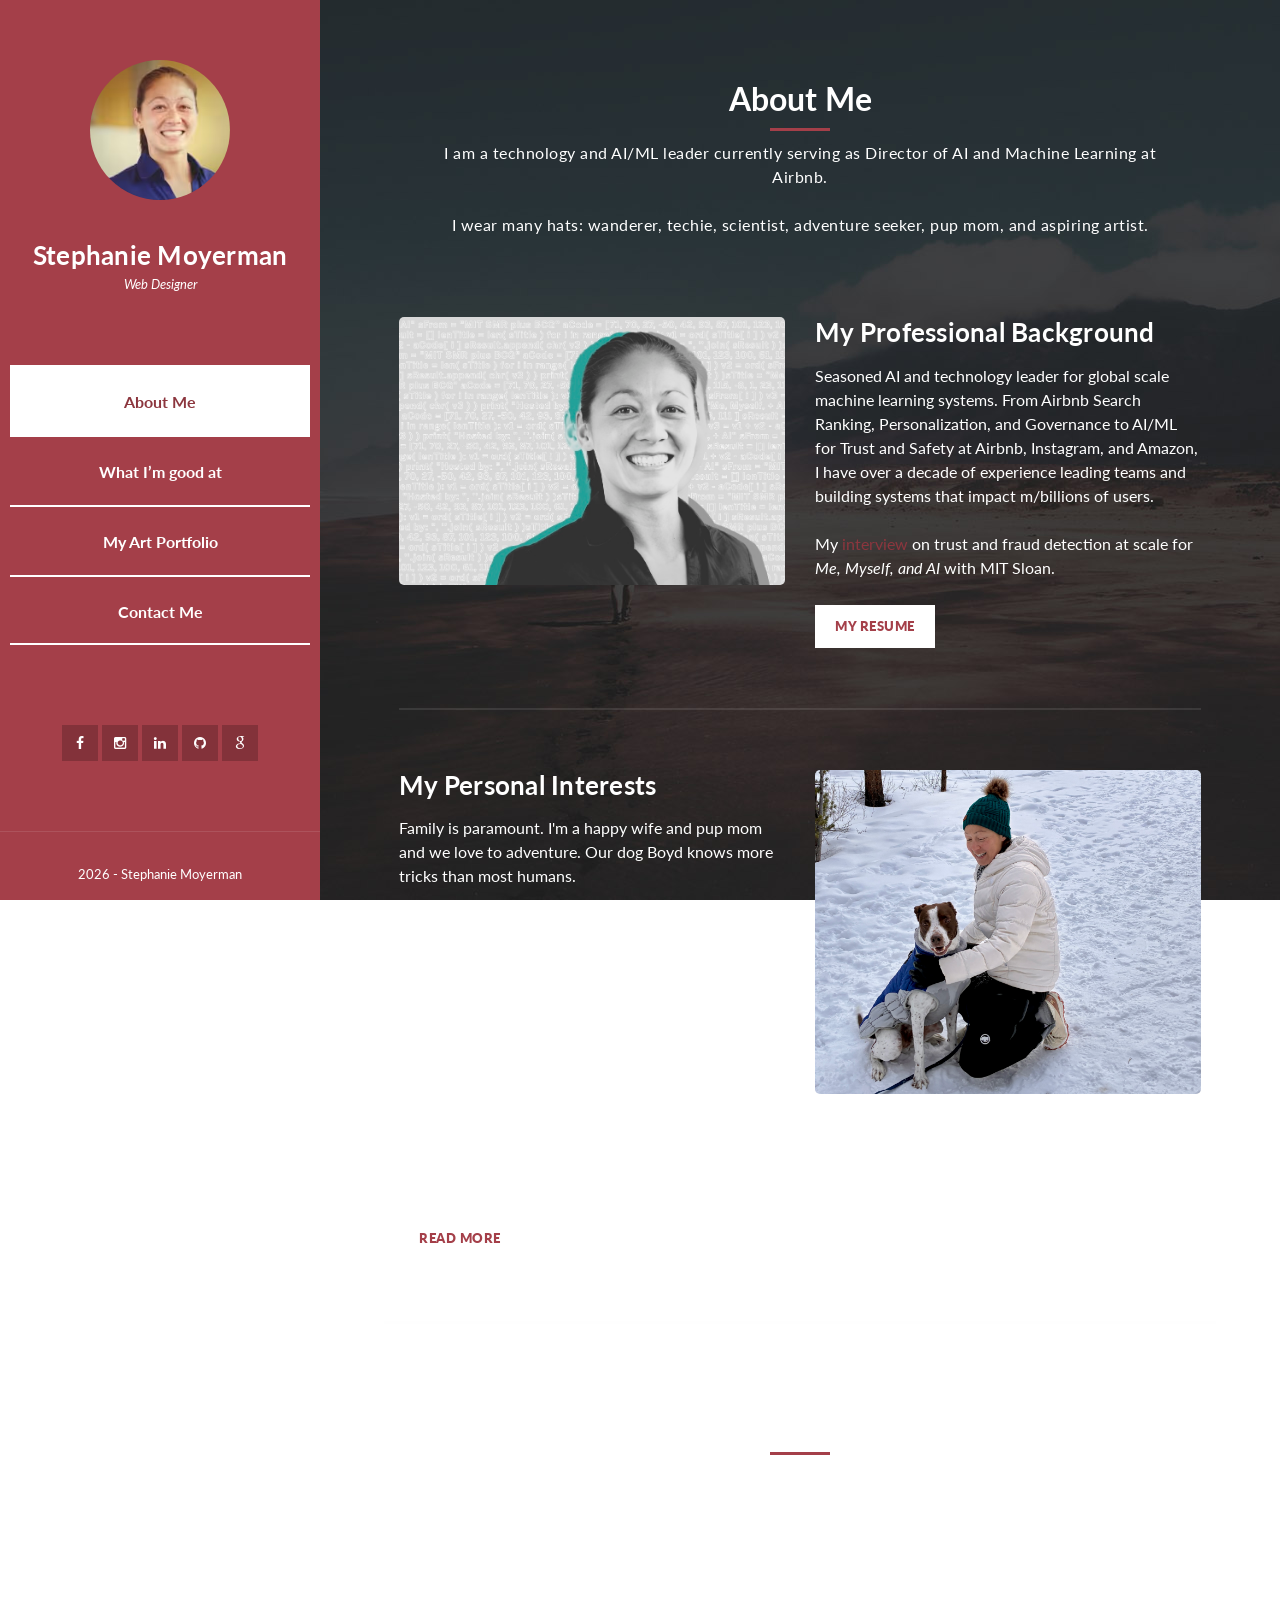
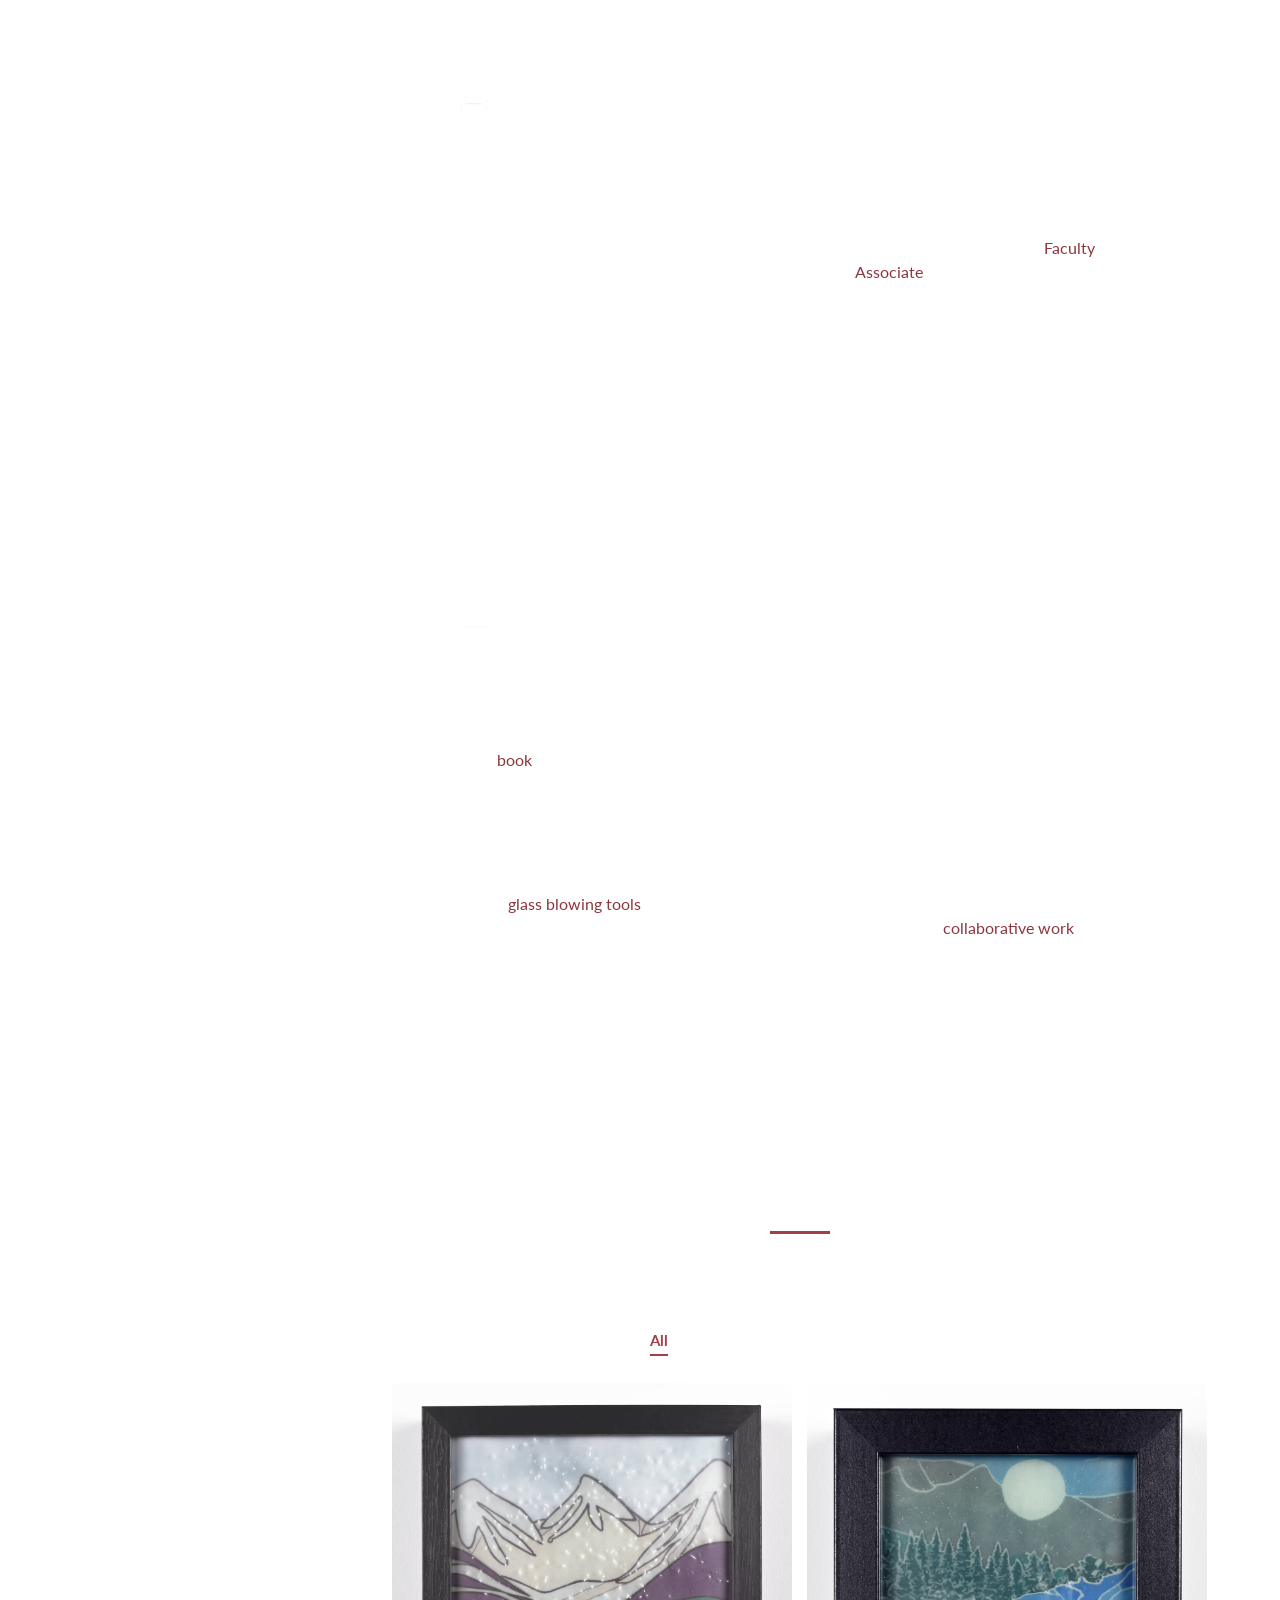
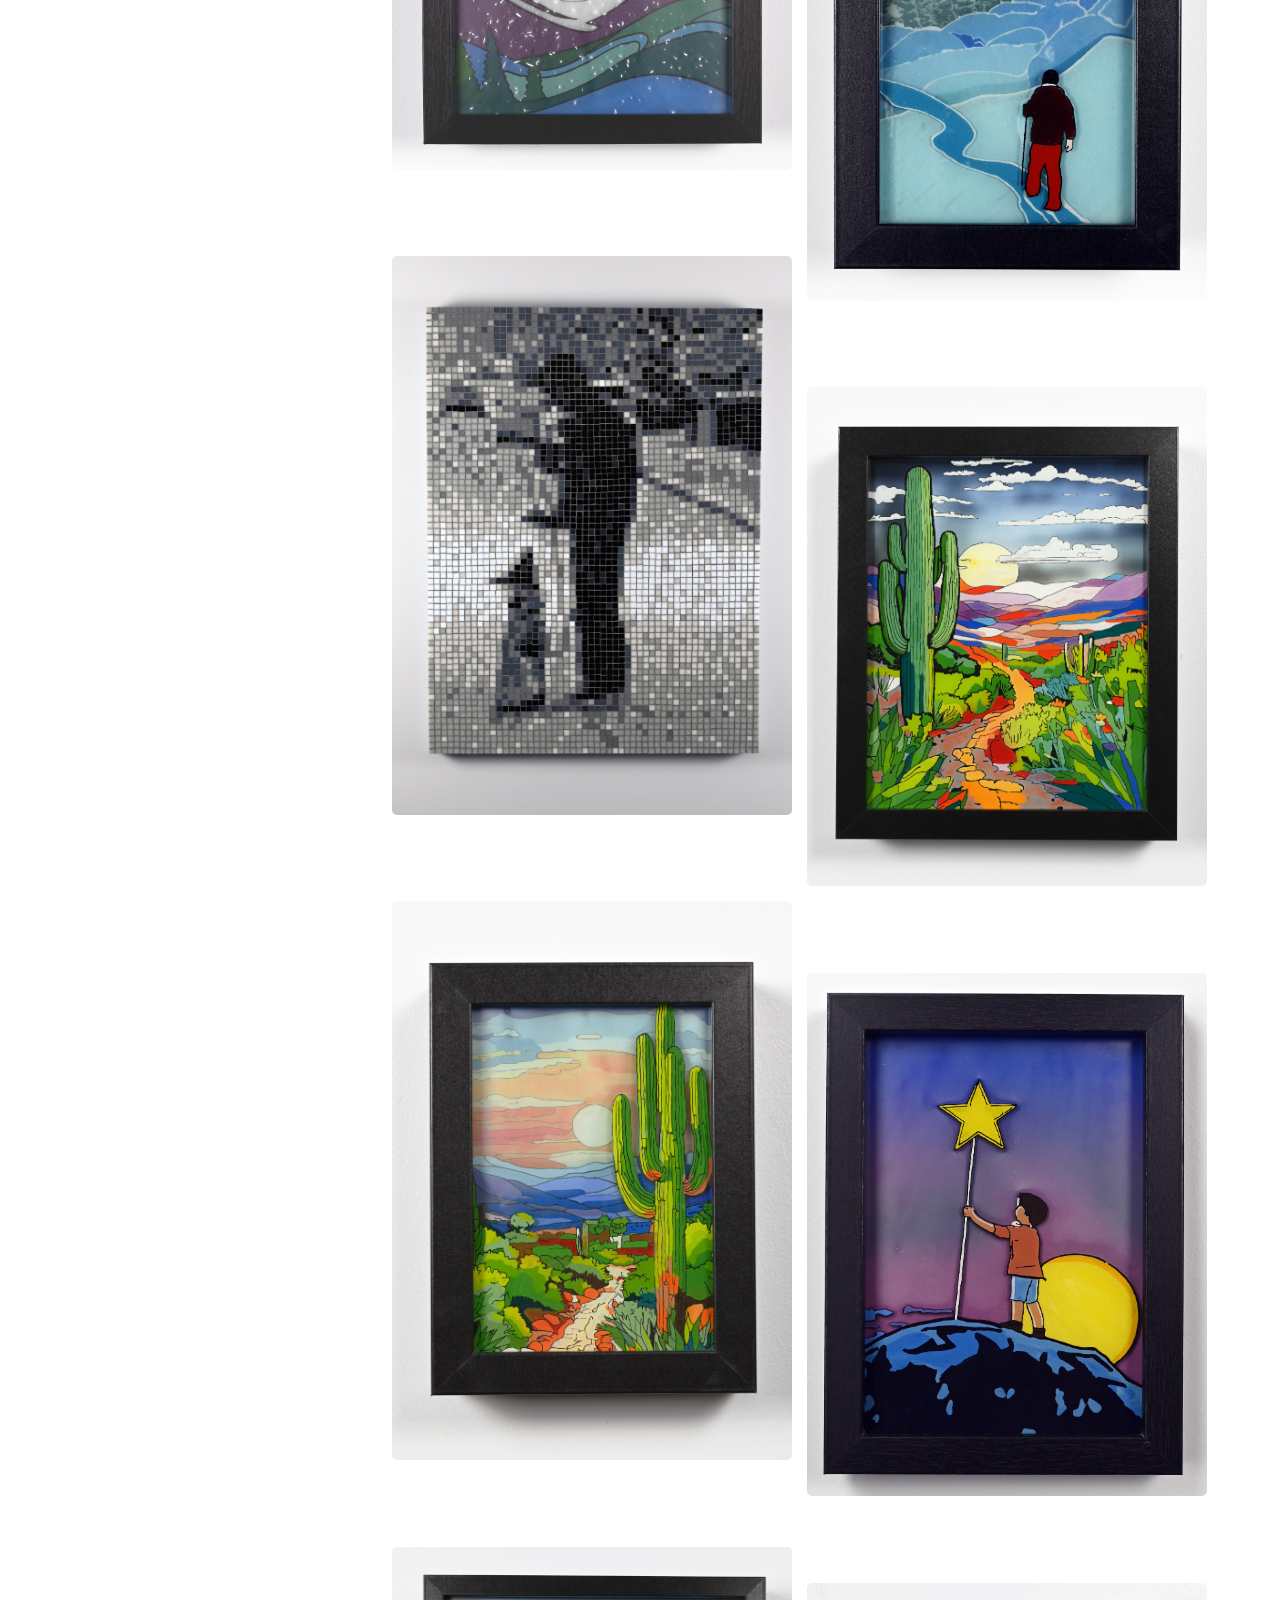
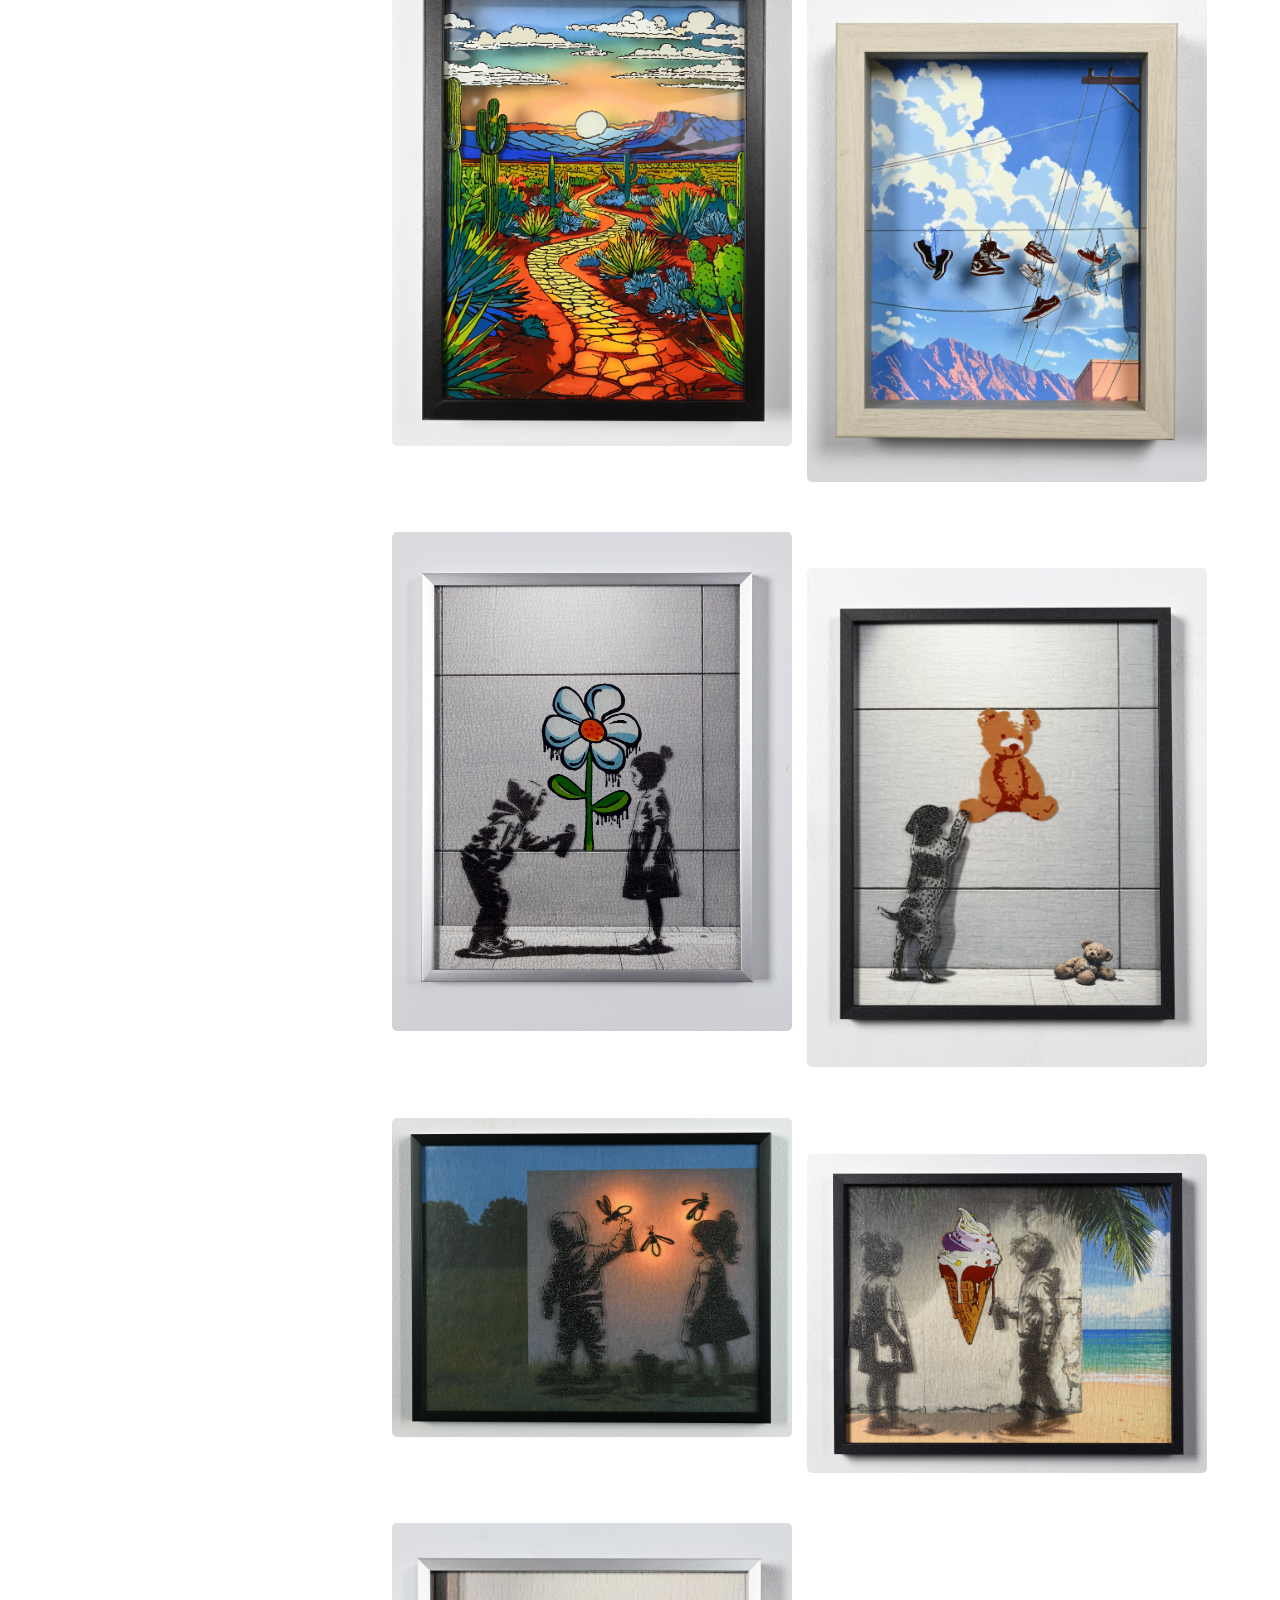
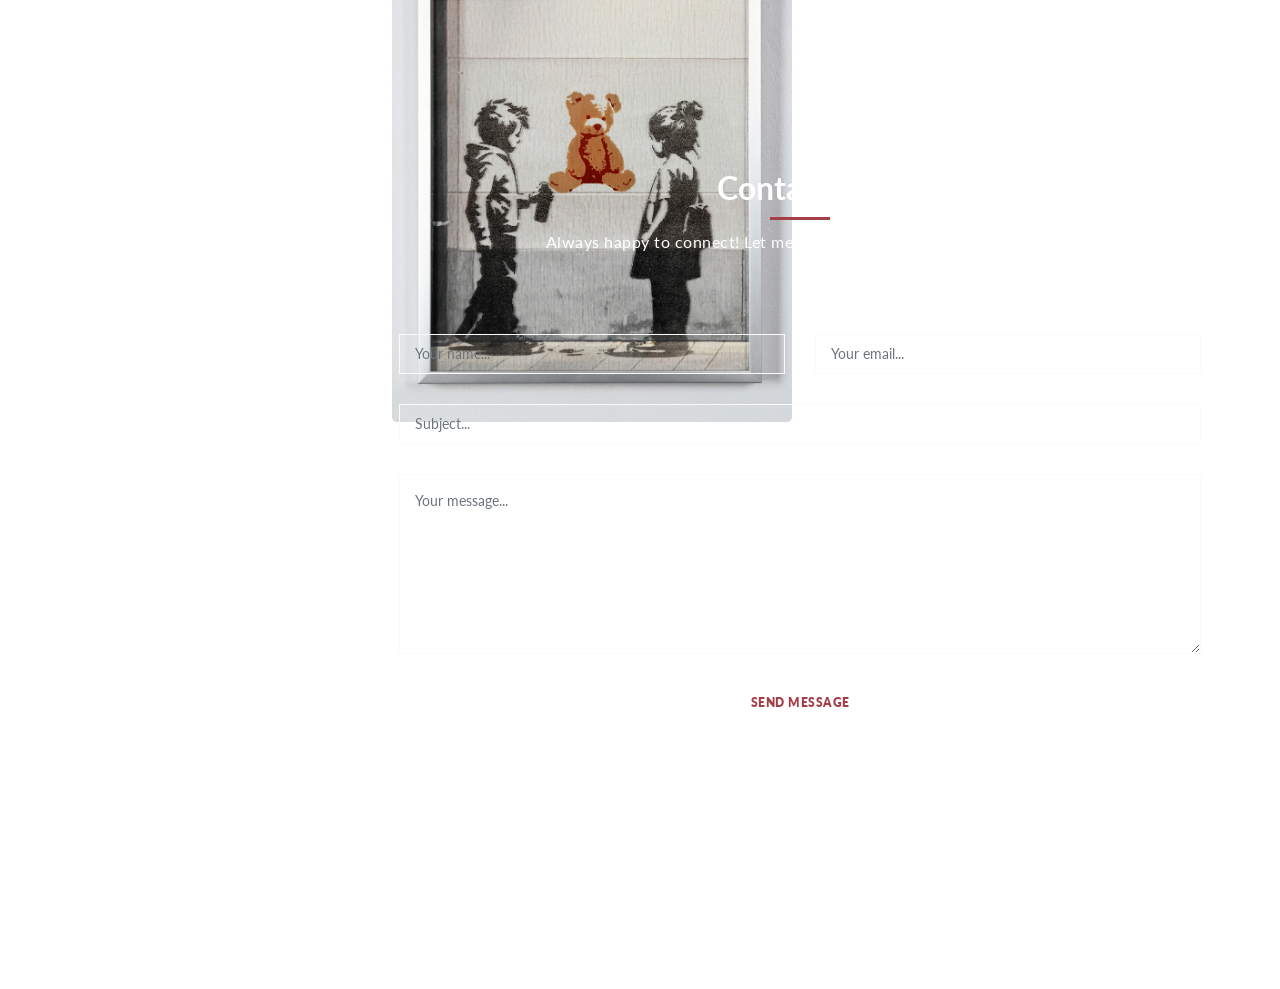
<file: index.html>
<!DOCTYPE html>
<html lang="en">
  <head>
    <meta charset="utf-8" />
    <meta
      name="viewport"
      content="width=device-width, initial-scale=1, shrink-to-fit=no"
    />
    <meta name="description" content="" />
    <meta name="author" content="" />
    <link
      href="https://fonts.googleapis.com/css?family=Lato:100,300,400,700,900"
      rel="stylesheet"
    />

    <title>Stephanie Moyerman</title>

    <!-- Bootstrap core CSS -->
    <link href="vendor/bootstrap/css/bootstrap.min.css" rel="stylesheet" />

    <!-- Additional CSS Files -->
    <link rel="stylesheet" href="assets/css/fontawesome.css" />
    <link rel="stylesheet" href="assets/css/templatemo-style.css" />
    <link rel="stylesheet" href="assets/css/owl.css" />
    <link rel="stylesheet" href="assets/css/lightbox.css" />
  </head>

  <body>
    <div id="page-wraper">
      <!-- Sidebar Menu -->
      <div class="responsive-nav">
        <i class="fa fa-bars" id="menu-toggle"></i>
        <div id="menu" class="menu">
          <i class="fa fa-times" id="menu-close"></i>
          <div class="container">
            <div class="image">
              <a href="#"><img src="assets/images/author-image.jpg" alt="" /></a>
            </div>
            <div class="author-content">
              <h4>Stephanie Moyerman</h4>
              <span>Web Designer</span>
            </div>
            <nav class="main-nav" role="navigation">
              <ul class="main-menu">
                <li><a href="#section1">About Me</a></li>
                <li><a href="#section2">What I’m good at</a></li>
                <li><a href="#section3">My Art Portfolio</a></li>
                <li><a href="#section4">Contact Me</a></li>
              </ul>
            </nav>
            <div class="social-network">
              <ul class="soial-icons">
                <li>
                  <a href="https://www.facebook.com/stephanie.moyerman/" target="_blank"><i class="fa fa-facebook"></i
                  ></a>
                </li>
                <li>
                  <a href="https://www.instagram.com/stephmoyerman/?hl=en" target="_blank"><i class="fa fa-instagram"></i></a>
                </li>
                <li>
                  <a href="https://www.linkedin.com/in/stephanie-moyerman" target="_blank"><i class="fa fa-linkedin"></i></a>
                </li>
                <li>
                  <a href="https://github.com/smoyerman" target="_blank"><i class="fa fa-github"></i></a>
                </li>
                <li>
                  <a href="https://scholar.google.com/citations?user=pu3rlYkAAAAJ&hl=en" target="_blank"><i class="fa fa-google"></i></a>
                </li>
              </ul>
            </div>
            <div class="copyright-text">
              <p>2026 - Stephanie Moyerman</p>
            </div>
          </div>
        </div>
      </div>

      <section class="section about-me" data-section="section1">
        <div class="container">
          <div class="section-heading">
            <h2>About Me</h2>
            <div class="line-dec"></div>
            <span>
              I am a technology and AI/ML leader currently serving as Director of AI and Machine Learning at Airbnb. <br /><br />
              I wear many hats: wanderer, techie, scientist, adventure seeker, pup mom, and aspiring artist.
            </span>
          </div>
          <div class="left-image-post">
            <div class="row">
              <div class="col-md-6">
                <div class="left-image">
                  <img src="assets/images/left-image.jpg" alt="" />
                </div>
              </div>
              <div class="col-md-6">
                <div class="right-text">
                  <h4>My Professional Background</h4>
                  <p>Seasoned AI and technology leader for global scale machine learning systems. From Airbnb Search Ranking, Personalization, and Governance to AI/ML for Trust and Safety at Airbnb, Instagram, and Amazon, I have over a decade of experience leading teams and building systems that impact m/billions of users.<br /><br />
                    My <a href="https://sloanreview.mit.edu/audio/trust-and-fraud-detection-at-scale-instagrams-stephanie-moyerman/" target="_blank">interview</a> on trust and fraud detection at scale for <em>Me, Myself, and AI</em> with MIT Sloan.
                  </p>
                  <div class="white-button">
                    <a href="assets/images/MoyermanResume.pdf" target="_blank">My Resume</a>
                  </div>
                </div>
              </div>
            </div>
          </div>
          <div class="right-image-post">
            <div class="row">
              <div class="col-md-6">
                <div class="left-text">
                  <h4>My Personal Interests</h4>
                  <p>
                    Family is paramount. I'm a happy wife and pup mom and we love to adventure. Our dog Boyd knows more tricks than most humans. 
                    <br /><br />
                    I'm a lifelong learner, living a lucky life filled with hobbies and passions
                    <ul>
                      <li><b>Art</b> - Glass: blowing, painting, fusing, and general exploring</li>
                      <li><b>Sports</b> - Running, hiking, snowboarding, judo, jujitsu, yoga</li>
                      <li><b>Making</b> - Laser cutting, 3d printing, coding, micro-electronics</li>
                      <li><b>Travel</b> - 40+ Countries, exploring new places and cultures, especially with my family</li>
                      <li><b>Learning</b> - New Stuff: piano, skiing, Spanish</li>
                    </ul>
                  </p>
                  <div class="white-button">
                    <a href="#">Read More</a>
                  </div>
                </div>
              </div>
              <div class="col-md-6">
                <div class="right-image">
                  <img src="assets/images/right-image.JPG" alt="" />
                </div>
              </div>
            </div>
          </div>
        </div>
      </section>

      <section class="section my-services" data-section="section2">
        <div class="container">
          <div class="section-heading">
            <h2>What I’m good at?</h2>
            <div class="line-dec"></div>
            <span
              >I try to be good at lots of things, ranging from professional endeavors to sports and creative pursuits. I believe 
              strongly in the power of human potential and strive to make the most of every opportunity.</span
            >
          </div>
          <div class="row">
            <div class="col-md-6">
              <div class="service-item">
                <div class="first-service-icon service-icon"></div>
                <h4>Technical Leadership</h4>
                <p>
                  I am a technology and AI/ML leader. I am the Director of AI and Machine Learning at Airbnb, 
                  leading Relevance and Personalization and serving as a member of the AI Council. 
                  I drive end-to-end search, ranking, and personalization strategy, shape company-wide AI vision and governance as an 
                  ML Council member, and focus on building scalable, production-grade AI systems.
                </p>
              </div>
            </div>
            <div class="col-md-6">
              <div class="service-item">
                <div class="second-service-icon service-icon"></div>
                <h4>Scientific Pursuit</h4>
                <p>
                  I hold a Ph.D. in Experimental Cosmology from UC San Diego. I am a <a target="_blank" href="https://search.asu.edu/profile/4179578">Faculty Associate</a> 
                  in the School of Mathematical and Natural Sciences at Arizona State University, where I teach Physics and Statistics and oversee on research in machine learning. 
                  I have authored 36+ peer-reviewed publications with 1800+ citations and hold 14 granted patents with 10+ filed waiting for approval. 
                </p>
              </div>
            </div>
            <div class="col-md-6">
              <div class="service-item">
                <div class="third-service-icon service-icon"></div>
                <h4>Builder</h4>
                <p>
                  I love making things. I love it so much that I wrote a <a target="_blank" href="https://www.amazon.com/Getting-Started-Intel-Edison-Atom-Powered-ebook/dp/B017L334EW?ref_=ast_author_mpb">book</a> about it!
                  I contribute to the Maker movement and open source projects and am always tinkering. 
                  <br /><br />From laser cutting to 3d printing to coding, I am always working on a project. Check out some <a target="_blank" href="https://www.stesquared.com/">glass blowing tools</a> I've made with my husband.
                </p>
              </div>
            </div>
            <div class="col-md-6">
              <div class="service-item">
                <div class="fourth-service-icon service-icon"></div>
                <h4>Artist</h4>
                <p>
                  I am an aspiring artist with a particular love for glass blowing. My 15 year journey focuses on the intersection of technology and art: a combination of glass blown objects, 
                  electronics, fine patterns, powdered stencils, and vitreous enamel paints.<br /><br />
                  I also create <a target="_blank" href="https://www.stesquared.com/">collaborative work</a> with my husband.
                </p>
              </div>
            </div>
          </div>
        </div>
      </section>

      <section class="section my-work" data-section="section3">
        <div class="container">
          <div class="section-heading">
            <h2>My Art Portfolio</h2>
            <div class="line-dec"></div>
            <span
              >My work is constantly evolving. Please explore what I've been creating!</a></span
            >
          </div>
          <div class="row">
            <div class="isotope-wrapper">
              <form class="isotope-toolbar">
                <label
                  ><input
                    type="radio"
                    data-type="*"
                    checked=""
                    name="isotope-filter"
                  />
                  <span>all</span></label
                >
                <label
                  ><input
                    type="radio"
                    data-type="Glass Paintings"
                    name="isotope-filter"
                  />
                  <span>Glass Paintings</span></label
                >
                <label
                  ><input
                    type="radio"
                    data-type="Mosaics"
                    name="isotope-filter"
                  />
                  <span>Mosaics</span></label
                >
                <label
                  ><input
                    type="radio"
                    data-type="Stencils"
                    name="isotope-filter"
                  />
                  <span>Stencils</span></label
                >
              </form>
              <div class="isotope-box">
                <div class="isotope-item" data-type="Glass Paintings">
                  <figure class="snip1321">
                    <img
                      src="assets/images/Alpine Haze.JPG"
                      alt="sq-sample26"
                    />
                    <figcaption>
                      <a
                        href="assets/images/Alpine Haze.JPG"
                        data-lightbox="image-1"
                        data-title="Alpine Haze (2024)"
                        ><i class="fa fa-search"></i
                      ></a>
                      <h4>Alpine Haze</h4>
                      <span>2024 <br />8.5" x 8.5" x 1.7" <br />Sheet Glass, Glass Stringers, Enamel Paint</span>
                    </figcaption>
                  </figure>
                </div>

                <div class="isotope-item" data-type="Glass Paintings">
                  <figure class="snip1321">
                    <img
                      src="assets/images/Breaking Trail.JPG"
                      alt="sq-sample26"
                    />
                    <figcaption>
                      <a
                        href="assets/images/Breaking Trail.JPG"
                        data-lightbox="image-1"
                        data-title="Breaking Trail (2024)"
                        ><i class="fa fa-search"></i
                      ></a>
                      <h4>Breaking Trail</h4>
                      <span>2024 <br />8" x 6" x 2.4" <br />Sheet Glass, Enamel Paint</span>
                    </figcaption>
                  </figure>
                </div>

                <div class="isotope-item" data-type="Mosaics">
                  <figure class="snip1321">
                    <img
                      src="assets/images/Eeeeeasy.JPG"
                      alt="sq-sample26"
                    />
                    <figcaption>
                      <a
                        href="assets/images/Eeeeeasy.JPG"
                        data-lightbox="image-1"
                        data-title="Eeeeeasy (2024)"
                        ><i class="fa fa-search"></i
                      ></a>
                      <h4>Eeeeeasy</h4>
                      <span>2024 <br />40" x 30" x 1.75" <br />Sheet Glass, Concrete</span>
                    </figcaption>
                  </figure>
                </div>

                <div class="isotope-item" data-type="Glass Paintings">
                  <figure class="snip1321">
                    <img
                      src="assets/images/Cumulus.JPG"
                      alt="sq-sample26"
                    />
                    <figcaption>
                      <a
                        href="assets/images/Cumulus.JPG"
                        data-lightbox="image-1"
                        data-title="Cumulus (2025)"
                        ><i class="fa fa-search"></i
                      ></a>
                      <h4>Cumulus</h4>
                      <span><br />2025 <br />11" x 9" x 2.4" <br />Sheet Glass, Enamel Paint, Paper</span>
                    </figcaption>
                  </figure>
                </div>

                <div class="isotope-item" data-type="Glass Paintings">
                  <figure class="snip1321">
                    <img
                      src="assets/images/Native.JPG"
                      alt="sq-sample26"
                    />
                    <figcaption>
                      <a
                        href="assets/images/Native.JPG"
                        data-lightbox="image-1"
                        data-title="Native (2025)"
                        ><i class="fa fa-search"></i
                      ></a>
                      <h4>Native</h4>
                      <span>2025 <br />8" x 6" x 2.4" <br />Sheet Glass, Enamel Paint</span>
                    </figcaption>
                  </figure>
                </div>

                <div class="isotope-item" data-type="Glass Paintings">
                  <figure class="snip1321">
                    <img
                      src="assets/images/Plant Your Flag.JPG"
                      alt="sq-sample26"
                    />
                    <figcaption>
                      <a
                        href="assets/images/Plant Your Flag.JPG"
                        data-lightbox="image-1"
                        data-title="Plant Your Flag (2025)"
                        ><i class="fa fa-search"></i
                      ></a>
                      <h4>Plant Your Flag</h4>
                      <span>2025 <br />7" x 5" x 0.4" <br />Sheet Glass, Enamel Paint</span>
                    </figcaption>
                  </figure>
                </div>

                <div class="isotope-item" data-type="Glass Paintings">
                  <figure class="snip1321">
                    <img
                      src="assets/images/Sonoran Glow.JPG"
                      alt="sq-sample26"
                    />
                    <figcaption>
                      <a
                        href="assets/images/Sonoran Glow.JPG"
                        data-lightbox="image-1"
                        data-title="Sonoran Glow (2025)"
                        ><i class="fa fa-search"></i
                      ></a>
                      <h4>Sonoran Glow</h4>
                      <span>2025 <br />17" x 13" x 2.4"<br />Sheet Glass, Enamel Paint</span>
                    </figcaption>
                  </figure>
                </div>

                <div class="isotope-item" data-type="Glass Paintings">
                  <figure class="snip1321">
                    <img
                      src="assets/images/Air.JPG"
                      alt="sq-sample26"
                    />
                    <figcaption>
                      <a
                        href="assets/images/Air.JPG"
                        data-lightbox="image-1"
                        data-title="Air (2025)"
                        ><i class="fa fa-search"></i
                      ></a>
                      <h4>Air</h4>
                      <span>2025 <br />11" x 9" x 2.4"<br />Sheet Glass, Enamel Paint, Paper</span>
                    </figcaption>
                  </figure>
                </div>

                <div class="isotope-item" data-type="Stencils">
                  <figure class="snip1321">
                    <img
                      src="assets/images/Wallflower.JPG"
                      alt="sq-sample26"
                    />
                    <figcaption>
                      <a
                        href="assets/images/Wallflower.JPG"
                        data-lightbox="image-1"
                        data-title="Wallflower (2025)"
                        ><i class="fa fa-search"></i
                      ></a>
                      <h4>Wallflower</h4>
                      <span>2025 <br />10.5" x 9" x 2.4" <br />Sheet and Powdered Glass, Enamel Paint, Paper</span>
                    </figcaption>
                  </figure>
                </div>

                <div class="isotope-item" data-type="Stencils">
                  <figure class="snip1321">
                    <img
                      src="assets/images/Leave It.JPG"
                      alt="sq-sample26"
                    />
                    <figcaption>
                      <a
                        href="assets/images/Leave It.JPG"
                        data-lightbox="image-1"
                        data-title="Leave It (2026)"
                        ><i class="fa fa-search"></i
                      ></a>
                      <h4>Leave It</h4>
                      <span>2026 <br />10.5" x 9" x 2.4" <br />Sheet and Powdered Glass, Enamel Paint, Paper</span>
                    </figcaption>
                  </figure>
                </div>

                <div class="isotope-item" data-type="Stencils">
                  <figure class="snip1321">
                    <img
                      src="assets/images/Night Lights.JPG"
                      alt="sq-sample26"
                    />
                    <figcaption>
                      <a
                        href="assets/images/Night Lights.JPG"
                        data-lightbox="image-1"
                        data-title="Night Lights (2026)"
                        ><i class="fa fa-search"></i
                      ></a>
                      <h4>Night Lights</h4>
                      <span>2026 <br />10.5" x 9" x 2.4" <br />Sheet and Powdered Glass, Enamel Paint, Paper</span>
                    </figcaption>
                  </figure>
                </div>

                <div class="isotope-item" data-type="Stencils">
                  <figure class="snip1321">
                    <img
                      src="assets/images/Sweet While It Lasts.JPG"
                      alt="sq-sample26"
                    />
                    <figcaption>
                      <a
                        href="assets/images/Sweet While It Lasts.JPG"
                        data-lightbox="image-1"
                        data-title="Sweet While It Lasts (2026)"
                        ><i class="fa fa-search"></i
                      ></a>
                      <h4>Sweet While It Lasts</h4>
                      <span>2026 <br />10.5" x 9" x 2.4" <br />Sheet and Powdered Glass, Enamel Paint, Paper</span>
                    </figcaption>
                  </figure>
                </div>

                <div class="isotope-item" data-type="Stencils">
                  <figure class="snip1321">
                    <img
                      src="assets/images/BFFs.JPG"
                      alt="sq-sample26"
                    />
                    <figcaption>
                      <a
                        href="assets/images/BFFs.JPG"
                        data-lightbox="image-1"
                        data-title="BFFs (2026)"
                        ><i class="fa fa-search"></i
                      ></a>
                      <h4>BFFs</h4>
                      <span>2026 <br />10.5" x 9" x 2.4" <br />Sheet and Powdered Glass, Enamel Paint, Paper</span>
                    </figcaption>
                  </figure>
                </div>
                
              </div>
            </div>
          </div>
        </div>
      </section>

      <section class="section contact-me" data-section="section4">
        <div class="container">
          <div class="section-heading">
            <h2>Contact Me</h2>
            <div class="line-dec"></div>
            <span
              >Always happy to connect! Let me know what I can do for you today.</span
            >
          </div>
          <div class="row">
            <div class="right-content">
              <div class="container">
                <form id="contact" action="https://formsubmit.co/smoyerman@gmail.com" method="POST" />
                <!-- <form id="contact" action="" method="post"> -->
                  <div class="row">
                    <div class="col-md-6">
                      <fieldset>
                        <input
                          name="name"
                          type="text"
                          class="form-control"
                          id="name"
                          placeholder="Your name..."
                          required=""
                        />
                      </fieldset>
                    </div>
                    <div class="col-md-6">
                      <fieldset>
                        <input
                          name="email"
                          type="email"
                          class="form-control"
                          id="email"
                          placeholder="Your email..."
                          required=""
                        />
                      </fieldset>
                    </div>
                    <div class="col-md-12">
                      <fieldset>
                        <input
                          name="subject"
                          type="text"
                          class="form-control"
                          id="subject"
                          placeholder="Subject..."
                          required=""
                        />
                      </fieldset>
                    </div>
                    <div class="col-md-12">
                      <fieldset>
                        <textarea
                          name="message"
                          rows="6"
                          class="form-control"
                          id="message"
                          placeholder="Your message..."
                          required=""
                        ></textarea>
                      </fieldset>
                    </div>
                    <div class="col-md-12">
                      <fieldset>
                        <button type="submit" id="form-submit" class="button">
                          Send Message
                        </button>
                      </fieldset>
                    </div>
                  </div>
                </form>
              </div>
            </div>
          </div>
        </div>
      </section>
    </div>

    <!-- Scripts -->
    <!-- Bootstrap core JavaScript -->
    <script src="vendor/jquery/jquery.min.js"></script>
    <script src="vendor/bootstrap/js/bootstrap.bundle.min.js"></script>

    <script src="assets/js/isotope.min.js"></script>
    <script src="assets/js/owl-carousel.js"></script>
    <script src="assets/js/lightbox.js"></script>
    <script src="assets/js/custom.js"></script>

    <script>
      //according to loftblog tut
      $(".main-menu li:first").addClass("active");

      var showSection = function showSection(section, isAnimate) {
        var direction = section.replace(/#/, ""),
          reqSection = $(".section").filter(
            '[data-section="' + direction + '"]'
          ),
          reqSectionPos = reqSection.offset().top - 0;

        if (isAnimate) {
          $("body, html").animate(
            {
              scrollTop: reqSectionPos
            },
            800
          );
        } else {
          $("body, html").scrollTop(reqSectionPos);
        }
      };

      var checkSection = function checkSection() {
        $(".section").each(function() {
          var $this = $(this),
            topEdge = $this.offset().top - 80,
            bottomEdge = topEdge + $this.height(),
            wScroll = $(window).scrollTop();
          if (topEdge < wScroll && bottomEdge > wScroll) {
            var currentId = $this.data("section"),
              reqLink = $("a").filter("[href*=\\#" + currentId + "]");
            reqLink
              .closest("li")
              .addClass("active")
              .siblings()
              .removeClass("active");
          }
        });
      };

      $(".main-menu").on("click", "a", function(e) {
        e.preventDefault();
        showSection($(this).attr("href"), true);
      });

      $(window).scroll(function() {
        checkSection();
      });
    </script>
  </body>
</html>
</file>
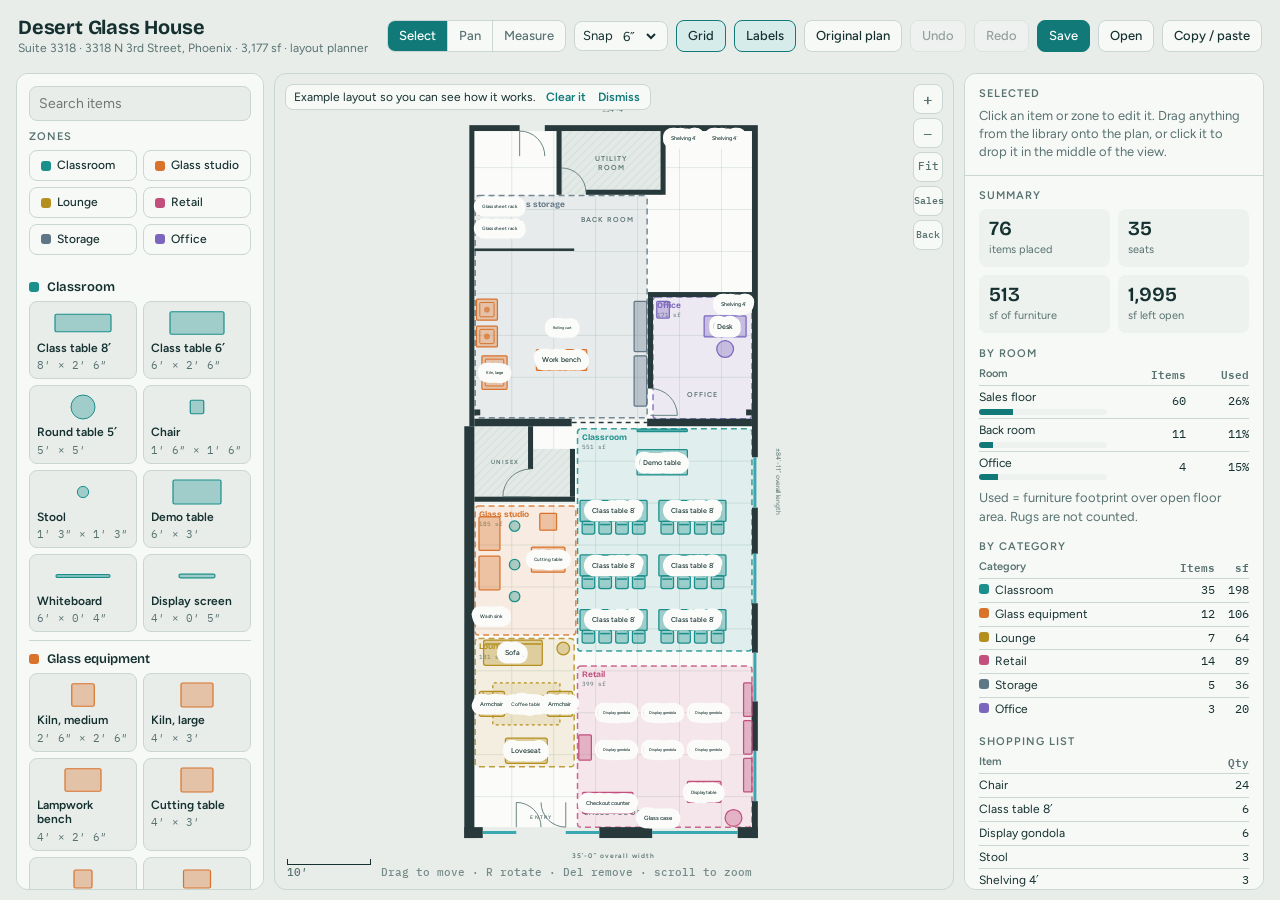
<file: desert-glass-house-layout.html>
<!doctype html>
<html lang="en">
<head>
<meta charset="utf-8">
<meta name="viewport" content="width=device-width,initial-scale=1,viewport-fit=cover">
<title>Desert Glass House Layout</title>
<meta name="claude:viewport-fit-sides" content="cover">
<link rel="preconnect" href="https://fonts.googleapis.com">
<link rel="preconnect" href="https://fonts.gstatic.com" crossorigin>
<link rel="stylesheet" href="https://fonts.googleapis.com/css2?family=Bricolage+Grotesque:opsz,wght@12..96,600;12..96,700&family=Figtree:wght@400;500;600&family=IBM+Plex+Mono:wght@400;500&display=swap">
<style>
html{margin:0}

/* Layout: three-column workbench. Library left, floor plan centre, inspector + summary right. Stacks on phones. */
:root{
  --bg:#E8EDEA; --panel:#F7F9F7; --panel-2:#EDF2EF; --ink:#14302F; --muted:#587270; --line:#CAD6D1;
  --accent:#117A78; --accent-ink:#FFFFFF; --accent-soft:#D5ECEA;
  --canvas:#FBFCFA; --grid:#DDE6E2; --grid-major:#C8D5CF; --wall:#27393A; --glass:#3AA8B0; --fixed:#E3E9E6; --door:#6C8583;
  --warn:#C23B22; --ok:#2C8A57;
  --c-class:#1B8F8B; --c-equip:#D9722A; --c-lounge:#B58F1E; --c-retail:#C24F7C; --c-store:#5F7686; --c-office:#7B66BD;
  --underlay-filter:none;
  --f-display:"Bricolage Grotesque","Figtree",system-ui,sans-serif; --f-body:"Figtree",system-ui,-apple-system,sans-serif; --f-mono:"IBM Plex Mono",ui-monospace,Menlo,monospace;
}
@media (prefers-color-scheme: dark){:root:not([data-theme="light"]){
  --bg:#0C1717; --panel:#142323; --panel-2:#1A2E2D; --ink:#E4EFEB; --muted:#8CA8A4; --line:#2A4240;
  --accent:#3FC4BF; --accent-ink:#06201F; --accent-soft:#17403F;
  --canvas:#0F1D1D; --grid:#182B2A; --grid-major:#24403E; --wall:#A9BDB9; --glass:#4FC1C9; --fixed:#182A29; --door:#7E9996;
  --warn:#FF7D63; --ok:#5CC98C;
  --c-class:#3FC4BF; --c-equip:#F08A43; --c-lounge:#DDB84A; --c-retail:#E57AA3; --c-store:#8DA6B5; --c-office:#A593E0;
  --underlay-filter:invert(.92) hue-rotate(180deg);
  color-scheme:dark}}
:root[data-theme="dark"]{
  --bg:#0C1717; --panel:#142323; --panel-2:#1A2E2D; --ink:#E4EFEB; --muted:#8CA8A4; --line:#2A4240;
  --accent:#3FC4BF; --accent-ink:#06201F; --accent-soft:#17403F;
  --canvas:#0F1D1D; --grid:#182B2A; --grid-major:#24403E; --wall:#A9BDB9; --glass:#4FC1C9; --fixed:#182A29; --door:#7E9996;
  --warn:#FF7D63; --ok:#5CC98C;
  --c-class:#3FC4BF; --c-equip:#F08A43; --c-lounge:#DDB84A; --c-retail:#E57AA3; --c-store:#8DA6B5; --c-office:#A593E0;
  --underlay-filter:invert(.92) hue-rotate(180deg);
  color-scheme:dark}

*{box-sizing:border-box}
html,body{height:100%}
body{margin:0;background:var(--bg);color:var(--ink);font:14px/1.4 var(--f-body);
  padding-left:max(16px,env(safe-area-inset-left,0px));padding-right:max(16px,env(safe-area-inset-right,0px));padding-block:10px}
button,input,select,textarea{font:inherit;color:inherit}
button{cursor:pointer}
:focus-visible{outline:2px solid var(--accent);outline-offset:2px}
.mono{font-family:var(--f-mono);font-variant-numeric:tabular-nums}

.app{height:100%;display:grid;grid-template-columns:248px minmax(0,1fr) 300px;grid-template-rows:auto minmax(0,1fr);gap:10px}
.top{grid-column:1/-1;display:flex;flex-wrap:wrap;align-items:center;gap:10px 18px;padding:6px 2px}
.brand h1{margin:0;font:700 20px/1.1 var(--f-display);letter-spacing:-.01em}
.brand p{margin:2px 0 0;color:var(--muted);font-size:12px}
.tools{display:flex;flex-wrap:wrap;align-items:center;gap:8px;margin-left:auto}
.seg{display:inline-flex;border:1px solid var(--line);border-radius:8px;overflow:hidden;background:var(--panel)}
.seg button{border:0;background:none;padding:6px 11px;font-size:13px;font-weight:500;color:var(--muted)}
.seg button+button{border-left:1px solid var(--line)}
.seg button[aria-pressed="true"]{background:var(--accent);color:var(--accent-ink)}
.btn{border:1px solid var(--line);background:var(--panel);border-radius:8px;padding:6px 11px;font-size:13px;font-weight:500}
.btn:hover{border-color:var(--accent)}
.btn[aria-pressed="true"]{background:var(--accent-soft);border-color:var(--accent);color:var(--ink)}
.btn.primary{background:var(--accent);color:var(--accent-ink);border-color:var(--accent)}
.btn.danger{color:var(--warn)}
.btn:disabled{opacity:.4;cursor:default}
.sel{border:1px solid var(--line);background:var(--panel);border-radius:8px;padding:5px 8px;font-size:13px}

.lib,.side{background:var(--panel);border:1px solid var(--line);border-radius:12px;overflow:auto;min-height:0}
.lib{padding:12px}
.side{padding:0}
.lib h2,.side h2{margin:0 0 8px;font:600 11px/1 var(--f-body);letter-spacing:.09em;text-transform:uppercase;color:var(--muted)}
.lib input[type=search]{width:100%;border:1px solid var(--line);background:var(--bg);border-radius:8px;padding:7px 9px;margin-bottom:10px}
details.cat{border-top:1px solid var(--line);padding:8px 0}
details.cat:first-of-type{border-top:0}
details.cat summary{cursor:pointer;list-style:none;display:flex;align-items:center;gap:8px;font:600 13px var(--f-display);padding:2px 0 6px}
details.cat summary::-webkit-details-marker{display:none}
.dot{width:10px;height:10px;border-radius:3px;flex:none}
.cards{display:grid;grid-template-columns:1fr 1fr;gap:6px}
.card{display:flex;flex-direction:column;gap:3px;align-items:flex-start;text-align:left;border:1px solid var(--line);background:var(--bg);border-radius:8px;padding:6px 7px;min-width:0}
.card:hover{border-color:var(--accent)}
.card svg{width:100%;height:30px;display:block}
.card b{font-weight:600;font-size:12px;line-height:1.2;overflow-wrap:anywhere}
.card span{font:400 11px var(--f-mono);color:var(--muted)}
.zbtns{display:grid;grid-template-columns:1fr 1fr;gap:6px}
.zbtns .btn{display:flex;align-items:center;gap:6px;text-align:left;font-size:12px}
.custom{display:grid;grid-template-columns:1fr 1fr;gap:6px;margin-top:6px}
.custom input,.custom select{width:100%;min-width:0;border:1px solid var(--line);background:var(--bg);border-radius:6px;padding:5px 7px;font-size:12px}
.custom .wide{grid-column:1/-1}

.stage{position:relative;min-width:0;min-height:0;border:1px solid var(--line);border-radius:12px;overflow:hidden;background:var(--bg)}
#cv{display:block;width:100%;height:100%;touch-action:none;user-select:none;-webkit-user-select:none;cursor:default}
#cv.pan{cursor:grab}#cv.measure{cursor:crosshair}
#cv rect,#cv path,#cv line,#cv circle{vector-effect:non-scaling-stroke}
#cv text{font-family:var(--f-body);pointer-events:none;user-select:none}
.hud{position:absolute;pointer-events:none;font:500 11px var(--f-mono);color:var(--muted)}
.hud.tl{top:10px;left:10px;right:90px;display:flex;gap:8px;flex-wrap:wrap;pointer-events:auto}
.hud.tr{top:10px;right:10px;display:flex;flex-direction:column;gap:4px;pointer-events:auto}
.hud.tr button{width:30px;height:30px;border:1px solid var(--line);background:var(--panel);border-radius:8px;font-size:16px;line-height:1;padding:0}
.hud.bl{left:12px;bottom:10px;display:flex;align-items:flex-end;gap:10px}
.hud.br{right:12px;bottom:10px;text-align:right}
.scalebar{height:6px;border:1.5px solid var(--ink);border-top:0;min-width:10px}
.note{display:flex;align-items:center;gap:8px;background:var(--panel);border:1px solid var(--line);border-radius:8px;padding:5px 8px;font:400 12px var(--f-body);color:var(--ink)}
.note button{border:0;background:none;color:var(--accent);font-weight:600;padding:0 2px;font-size:12px}
.keys{opacity:.8}

.blk{padding:14px;border-bottom:1px solid var(--line)}
.blk:last-child{border-bottom:0}
.hint{color:var(--muted);font-size:13px;margin:0}
.fields{display:grid;grid-template-columns:1fr 1fr;gap:8px}
.fields label{display:flex;flex-direction:column;gap:3px;font-size:11px;color:var(--muted);font-weight:500;min-width:0}
.fields label.wide{grid-column:1/-1}
.fields input,.fields select{width:100%;min-width:0;border:1px solid var(--line);background:var(--bg);border-radius:6px;padding:5px 7px;font:400 13px var(--f-mono);color:var(--ink)}
.fields input[type=text]{font-family:var(--f-body)}
.row{display:flex;flex-wrap:wrap;gap:6px;margin-top:10px}
.sw{display:flex;gap:6px;flex-wrap:wrap}
.sw button{width:22px;height:22px;border-radius:6px;border:2px solid transparent;padding:0}
.sw button[aria-pressed="true"]{border-color:var(--ink)}
.big{display:grid;grid-template-columns:1fr 1fr;gap:8px;margin-bottom:12px}
.big div{background:var(--panel-2);border-radius:8px;padding:8px 10px}
.big b{display:block;font:600 20px/1.1 var(--f-display)}
.big span{font-size:11px;color:var(--muted)}
table{width:100%;border-collapse:collapse;font-size:12px}
th{font-weight:600;color:var(--muted);text-align:left;font-size:11px;padding:0 0 4px}
td{padding:3px 0;border-top:1px solid var(--line)}
th.n,td.n{text-align:right;font-family:var(--f-mono);font-variant-numeric:tabular-nums}
.bar{height:6px;border-radius:3px;background:var(--panel-2);overflow:hidden;margin-top:3px}
.bar i{display:block;height:100%;background:var(--accent)}
.warn{color:var(--warn);font-weight:600}
.conf button{display:block;width:100%;text-align:left;border:0;background:none;padding:3px 0;color:var(--warn);font-size:12px}
.sumsec{margin-top:14px}
.sumsec h3{margin:0 0 6px;font:600 11px var(--f-body);letter-spacing:.09em;text-transform:uppercase;color:var(--muted)}

[hidden]{display:none!important}
#io,#srv{position:fixed;inset:0;z-index:50;background:rgba(0,0,0,.45);display:flex;align-items:center;justify-content:center;padding:20px}
#io .box,#srv .box{background:var(--panel);border:1px solid var(--line);border-radius:14px;padding:18px;width:min(560px,100%);display:flex;flex-direction:column;gap:10px}
.srvlist{border:1px solid var(--line);border-radius:10px;max-height:240px;overflow:auto;background:var(--bg)}
.srvlist>p{padding:12px;margin:0}
.srvrow{display:flex;align-items:center;gap:8px;padding:8px 10px;border-top:1px solid var(--line)}
.srvrow:first-child{border-top:0}
.srvname{flex:1;min-width:0;display:flex;flex-direction:column}
.srvname b{font-weight:600;overflow:hidden;text-overflow:ellipsis;white-space:nowrap}
.srvname span{font-size:11px;color:var(--muted)}
#srv .box{max-height:100%;overflow:auto}
#io h2,#srv h2{margin:0;font:700 17px var(--f-display);text-transform:none;letter-spacing:0;color:var(--ink)}
#io textarea{width:100%;height:220px;border:1px solid var(--line);background:var(--bg);border-radius:8px;padding:8px;font:400 11px/1.4 var(--f-mono);resize:vertical}

@media (max-width:960px){
  html,body{height:auto}
  .app{display:flex;flex-direction:column;height:auto}
  .stage{height:72vh;min-height:420px;flex:none}
  .lib,.side{overflow:visible}
  .tools{margin-left:0}
  .hud.tl{right:50px}
  .keys{display:none}
}
@media (prefers-reduced-motion:reduce){*{transition:none!important;animation:none!important}}
</style>

<div class="app">
  <header class="top">
    <div class="brand">
      <h1>Desert Glass House</h1>
      <p>Suite 3318 &middot; 3318 N 3rd Street, Phoenix &middot; 3,177 sf &middot; layout planner</p>
    </div>
    <div class="tools">
      <div class="seg" role="group" aria-label="Tool">
        <button id="t-select" aria-pressed="true" title="Select and move (V)">Select</button>
        <button id="t-pan" aria-pressed="false" title="Pan the plan (H)">Pan</button>
        <button id="t-measure" aria-pressed="false" title="Measure distance (M)">Measure</button>
      </div>
      <label class="sel" style="display:inline-flex;gap:6px;align-items:center">Snap
        <select id="snap" style="border:0;background:none;padding:0"><option value="0">Off</option><option value="0.25">3″</option><option value="0.5" selected>6″</option><option value="1">1′</option></select>
      </label>
      <button class="btn" id="b-grid" aria-pressed="true">Grid</button>
      <button class="btn" id="b-labels" aria-pressed="true">Labels</button>
      <button class="btn" id="b-under" aria-pressed="false" title="Overlay the original AS-BUILT drawing to check the traced walls">Original plan</button>
      <button class="btn" id="b-undo" title="Undo (Ctrl/Cmd+Z)">Undo</button>
      <button class="btn" id="b-redo" title="Redo (Shift+Ctrl/Cmd+Z)">Redo</button>
      <button class="btn primary" id="b-save" title="Save this layout to the website (Ctrl/Cmd+S)">Save</button>
      <button class="btn" id="b-open" title="Open a saved layout (Ctrl/Cmd+O)">Open</button>
      <input type="file" id="f-open" accept=".json,application/json" hidden>
      <button class="btn" id="b-io" title="Copy or paste layout text">Copy / paste</button>
    </div>
  </header>

  <aside class="lib" aria-label="Library">
    <input type="search" id="q" placeholder="Search items" aria-label="Search items">
    <h2>Zones</h2>
    <div class="zbtns" id="zbtns"></div>
    <div id="cats" style="margin-top:14px"></div>
    <details class="cat" open>
      <summary><span class="dot" style="background:var(--muted)"></span>Custom item</summary>
      <div class="custom">
        <input class="wide" id="cu-n" type="text" placeholder="Name, e.g. Annealer" aria-label="Custom item name">
        <input id="cu-w" type="number" min="0.25" step="0.25" value="3" aria-label="Width in feet">
        <input id="cu-d" type="number" min="0.25" step="0.25" value="2" aria-label="Depth in feet">
        <select class="wide" id="cu-c" aria-label="Custom item category"></select>
        <button class="btn primary wide" id="cu-add">Add to plan (feet)</button>
      </div>
    </details>
  </aside>

  <main class="stage" id="stage">
    <svg id="cv" role="img" aria-label="Floor plan of Suite 3318"></svg>
    <div class="hud tl" id="notes"></div>
    <div class="hud tr">
      <button id="z-in" aria-label="Zoom in">+</button>
      <button id="z-out" aria-label="Zoom out">&minus;</button>
      <button id="z-fit" aria-label="Fit whole suite" title="Fit whole suite" style="font-size:11px">Fit</button>
      <button id="z-sales" aria-label="Zoom to sales floor" title="Sales floor" style="font-size:10px">Sales</button>
      <button id="z-back" aria-label="Zoom to back rooms" title="Back room and office" style="font-size:10px">Back</button>
    </div>
    <div class="hud bl"><div><div class="scalebar" id="sbar"></div><div id="slab">10′</div></div><span class="keys">Drag to move &middot; R rotate &middot; Del remove &middot; scroll to zoom</span></div>
    <div class="hud br" id="coords"></div>
  </main>

  <aside class="side" aria-label="Inspector and summary">
    <div class="blk" id="insp"></div>
    <div class="blk" id="sum"></div>
  </aside>
</div>

<div id="srv" hidden>
  <div class="box" role="dialog" aria-modal="true" aria-labelledby="srv-h">
    <h2 id="srv-h">Layouts on this site</h2>
    <div id="srv-list" class="srvlist" aria-live="polite"></div>
    <div class="fields">
      <label class="wide">Save the current layout as<input id="srv-name" type="text" maxlength="60" placeholder="e.g. Opening day v2" autocomplete="off"></label>
      <label>Passcode (to save or delete)<input id="srv-pass" type="password" autocomplete="off"></label>
      <label style="justify-content:flex-end"><button class="btn primary" id="srv-save">Save to site</button></label>
    </div>
    <div id="srv-msg" class="hint" role="status"></div>
    <div class="row" style="margin:0">
      <button class="btn" id="srv-dl">Download file</button>
      <button class="btn" id="srv-up">Open file from computer</button>
      <button class="btn" id="srv-close" style="margin-left:auto">Close</button>
    </div>
  </div>
</div>

<div id="io" hidden>
  <div class="box" role="dialog" aria-modal="true" aria-labelledby="io-h">
    <h2 id="io-h">Copy or paste a layout</h2>
    <p class="hint">Use Save file and Open file in the toolbar to share layouts as files. If a download is blocked, copy this text instead, or paste a layout here and choose Load.</p>
    <textarea id="io-t" spellcheck="false" aria-label="Layout data"></textarea>
    <div class="row" style="margin:0">
      <button class="btn primary" id="io-copy">Copy</button>
      <button class="btn" id="io-load">Load pasted layout</button>
      <button class="btn" id="io-example">Reset to example</button>
      <button class="btn danger" id="io-clear">Clear everything</button>
      <button class="btn" id="io-close" style="margin-left:auto">Close</button>
    </div>
    <div id="io-msg" class="hint" role="status"></div>
  </div>
</div>

<script>
(function(){
'use strict';
var $=function(s){return document.querySelector(s)};
var NS='http://www.w3.org/2000/svg';
var UNDERLAY='[data-uri]';

/* ---------- catalogue (feet) ---------- */
var CATS={
  class:{n:'Classroom',c:'var(--c-class)'},
  equip:{n:'Glass equipment',c:'var(--c-equip)'},
  lounge:{n:'Lounge',c:'var(--c-lounge)'},
  retail:{n:'Retail',c:'var(--c-retail)'},
  store:{n:'Storage',c:'var(--c-store)'},
  office:{n:'Office',c:'var(--c-office)'}
};
var T={
  table8:{cat:'class',n:'Class table 8′',w:8,d:2.5},
  table6:{cat:'class',n:'Class table 6′',w:6,d:2.5},
  round5:{cat:'class',n:'Round table 5′',w:5,d:5,round:1},
  chair:{cat:'class',n:'Chair',w:1.5,d:1.5,seats:1,z:2,nolabel:1,deco:'back'},
  stool:{cat:'class',n:'Stool',w:1.25,d:1.25,round:1,seats:1,z:2,nolabel:1},
  demo:{cat:'class',n:'Demo table',w:6,d:3},
  board:{cat:'class',n:'Whiteboard',w:6,d:0.3,thin:1},
  screen:{cat:'class',n:'Display screen',w:4,d:0.4,thin:1},
  kilnM:{cat:'equip',n:'Kiln, medium',w:2.5,d:2.5,deco:'kiln'},
  kilnL:{cat:'equip',n:'Kiln, large',w:4,d:3,deco:'kiln'},
  torch:{cat:'equip',n:'Lampwork bench',w:4,d:2.5},
  cut:{cat:'equip',n:'Cutting table',w:4,d:3},
  grind:{cat:'equip',n:'Grinder station',w:2,d:2},
  sink:{cat:'equip',n:'Wash sink',w:3,d:2,deco:'sink'},
  rack:{cat:'equip',n:'Glass sheet rack',w:5,d:2},
  cart:{cat:'equip',n:'Rolling cart',w:3,d:1.5},
  bench:{cat:'equip',n:'Work bench',w:6,d:2.5},
  sofa:{cat:'lounge',n:'Sofa',w:7,d:3,seats:3,deco:'back'},
  love:{cat:'lounge',n:'Loveseat',w:5,d:3,seats:2,deco:'back'},
  arm:{cat:'lounge',n:'Armchair',w:3,d:3,seats:1,deco:'back'},
  coffee:{cat:'lounge',n:'Coffee table',w:4,d:2},
  side:{cat:'lounge',n:'Side table',w:1.5,d:1.5,round:1,nolabel:1},
  rug:{cat:'lounge',n:'Rug',w:8,d:5,z:0,rug:1},
  plant:{cat:'lounge',n:'Plant',w:1.5,d:1.5,round:1,nolabel:1},
  cafe:{cat:'lounge',n:'Coffee bar',w:6,d:2},
  gond:{cat:'retail',n:'Display gondola',w:4,d:1.5},
  wshelf:{cat:'retail',n:'Wall shelf',w:4,d:1},
  dtable:{cat:'retail',n:'Display table',w:4,d:2.5},
  counter:{cat:'retail',n:'Checkout counter',w:6,d:2.5},
  case:{cat:'retail',n:'Glass case',w:4,d:1.75},
  spin:{cat:'retail',n:'Spinner rack',w:2,d:2,round:1},
  frack:{cat:'retail',n:'Floor rack',w:3,d:1.5},
  shelf:{cat:'store',n:'Shelving 4′',w:4,d:1.5},
  shelfL:{cat:'store',n:'Shelving 6′',w:6,d:1.5},
  desk:{cat:'office',n:'Desk',w:5,d:2.5},
  ochair:{cat:'office',n:'Office chair',w:2,d:2,round:1,seats:1,z:2,nolabel:1},
  file:{cat:'office',n:'File cabinet',w:1.5,d:2}
};
var ZPRESET=[['Classroom','class'],['Glass studio','equip'],['Lounge','lounge'],['Retail','retail'],['Storage','store'],['Office','office']];

/* ---------- building geometry (feet, origin = outer top-left corner) ---------- */
var WALLS=[[0,0,6,0.7],[9,0,34.4,0.7],[0,0.7,0.6,35.9],[-0.6,35.9,0.6,85],
  [33.7,0.7,34.4,39.6],[33.7,45.6,34.4,51.1],[33.7,57,34.4,62.9],[33.7,68.7,34.4,74.6],[33.7,80.6,34.4,85],
  [-0.6,83.7,1.6,85],[15.5,83.7,21.8,85],[32,83.7,34.4,85],
  [0.6,35,12.2,35.9],[21.2,35,33.7,35.9],
  [7,35.9,7.6,41],[0.6,44.3,7.6,44.9],[7.6,44.3,12.6,44.9],[12,38.6,12.6,44.3],
  [10.4,0.7,11,8.3],[13.9,7.7,22.9,8.3],[22.8,0.7,23.4,8.3],
  [0.6,14.7,12.5,15],[21.3,19.9,33.7,20.5],[21.3,20.5,21.9,31.4]];
var COLS=[[0.6,33.9,1.3,34.6],[33,33.9,33.7,34.6]];
var FIXED=[[10.4,0.7,23.4,8.3],[0.6,35.9,7.6,44.9],[7.6,38.6,12.6,44.9]];
var BLOCKS=WALLS.concat(COLS,FIXED);
var SALES=[0.6,35.9,33.7,83.7], OFFICE=[21.9,20.5,33.7,35];
var BACK=[[0.6,8.3,21.3,35],[0.6,0.7,10.4,8.3],[21.3,8.3,33.7,19.9],[23.4,0.7,33.7,8.3]];
var ALLOWED=[SALES,OFFICE,[12.2,35,21.2,35.9]].concat(BACK);
var ROOMS=[
  {k:'Sales floor',area:33.1*47.8-63-31.5},
  {k:'Back room',area:20.7*26.7+9.8*7.6+12.4*11.6+10.3*7.6},
  {k:'Office',area:11.8*14.5}
];
var GLASS=[[1.6,84.35,5.6,84.35],[11.5,84.35,15.5,84.35],[21.8,84.35,32,84.35],
  [34.05,39.6,34.05,45.6],[34.05,51.1,34.05,57],[34.05,62.9,34.05,68.7],[34.05,74.6,34.05,80.6]];

function inR(x,y,r){return x>=r[0]-.02&&x<=r[2]+.02&&y>=r[1]-.02&&y<=r[3]+.02}
function roomOf(x,y){
  if(inR(x,y,FIXED[0]))return 'Utility room';
  if(inR(x,y,FIXED[1])||inR(x,y,FIXED[2]))return 'Restroom';
  if(inR(x,y,OFFICE))return 'Office';
  if(inR(x,y,SALES))return 'Sales floor';
  for(var i=0;i<BACK.length;i++)if(inR(x,y,BACK[i]))return 'Back room';
  return 'Outside';
}

/* ---------- state ---------- */
var S={items:[],zones:[],seq:1,example:false};
var hist=[],hi=-1;
var ui={tool:'select',snap:0.5,grid:true,labels:true,under:false,sel:null,measure:null};
var view={cx:17.2,cy:42.5,s:0.12};
var KEY='dgh-layout-v1';

function clone(o){return JSON.parse(JSON.stringify(o))}
function uid(){return 'n'+(S.seq++)}
function esc(s){return String(s).replace(/[&<>"]/g,function(c){return {'&':'&amp;','<':'&lt;','>':'&gt;','"':'&quot;'}[c]})}
function fmt(v){var f=Math.floor(v+1e-9),i=Math.round((v-f)*12);if(i>=12){f++;i=0}return i?f+'′ '+i+'″':f+'′'}
function fmtDim(w,d){return fmt(w)+' × '+fmt(d)}
function num(v,dp){return (Math.round(v*Math.pow(10,dp||0))/Math.pow(10,dp||0)).toLocaleString('en-US')}

function save(){try{localStorage.setItem(KEY,JSON.stringify(S))}catch(e){}}
function commit(){hist=hist.slice(0,hi+1);hist.push(JSON.stringify(S));if(hist.length>150)hist.shift();hi=hist.length-1;save();updUndo()}
function restore(i){hi=i;S=JSON.parse(hist[i]);if(ui.sel&&!find(ui.sel))ui.sel=null;save();render(true);updUndo()}
function undo(){if(hi>0)restore(hi-1)}
function redo(){if(hi<hist.length-1)restore(hi+1)}
function updUndo(){$('#b-undo').disabled=hi<=0;$('#b-redo').disabled=hi>=hist.length-1}
function find(sel){var a=sel.k==='item'?S.items:S.zones;for(var i=0;i<a.length;i++)if(a[i].id===sel.id)return a[i];return null}

/* ---------- seed example ---------- */
function seed(){
  S={items:[],zones:[],seq:1,example:true};
  function it(t,x,y,r,n){S.items.push({id:uid(),t:t,x:x,y:y,w:T[t].w,d:T[t].d,r:r||0})}
  function zn(n,c,x,y,w,h){S.zones.push({id:uid(),n:n,cat:c,x:x,y:y,w:w,h:h})}
  zn('Classroom','class',12.9,36.2,20.8,26.5);
  zn('Glass studio','equip',0.7,45.4,12,15.4);
  zn('Lounge','lounge',0.7,61.2,11.8,15.3);
  zn('Retail','retail',12.9,64.5,20.8,19.2);
  zn('Kilns & glass storage','store',0.7,8.4,20.5,26.5);
  zn('Office','office',21.9,20.5,11.8,14.5);
  it('board',23,36.4);it('demo',23,40.2);
  [46,52.5,59].forEach(function(y){[17.2,26.6].forEach(function(x){
    it('table8',x,y);[-3,-1,1,3].forEach(function(o){it('chair',x+o,y+2)})})});
  it('torch',2.4,48.7,90);it('torch',2.4,53.4,90);
  [47.8,52.4,56.2].forEach(function(y){it('stool',5.4,y)});
  it('grind',9.4,47.3);it('cut',9.4,51.8);it('sink',2.7,58.6);
  it('kilnM',2.1,22);it('kilnM',2.1,25.2);it('kilnL',3,29.5,90);
  it('rack',3.6,9.7);it('rack',3.6,12.3);
  it('shelfL',20.4,24,90);it('shelfL',20.4,30.5,90);
  it('bench',11,28);it('cart',11,24.2);
  it('shelf',25.5,1.5);it('shelf',30.5,1.5);
  it('desk',30.5,24);it('ochair',30.5,26.7);it('file',23.1,22);it('shelf',31.5,21.3);
  it('rug',6.8,69);it('sofa',5.2,62.9);it('coffee',6.8,69);it('love',6.8,74.6,180);
  it('arm',2.7,69,270);it('arm',10.8,69,90);it('plant',11.2,62.4);
  it('counter',16.5,80.8);
  [70,74.5].forEach(function(y){[17.5,23,28.5].forEach(function(x){it('gond',x,y)})});
  [68.5,73,77.5].forEach(function(y){it('wshelf',33.2,y,90)});
  it('dtable',28,79.5);it('case',22.5,82.6);it('spin',31.5,82.6);it('frack',13.8,74.2,90);
}

/* ---------- geometry helpers ---------- */
function rad(d){return d*Math.PI/180}
function bbox(o){var a=rad(o.r||0),c=Math.abs(Math.cos(a)),s=Math.abs(Math.sin(a));return {w:o.w*c+o.d*s,h:o.w*s+o.d*c}}
function corners(o){var a=rad(o.r||0),c=Math.cos(a),s=Math.sin(a),hw=o.w/2,hd=o.d/2;
  return [[-hw,-hd],[hw,-hd],[hw,hd],[-hw,hd]].map(function(p){return [o.x+p[0]*c-p[1]*s,o.y+p[0]*s+p[1]*c]})}
function satHit(o,r){ // rotated rect vs axis-aligned rect
  var cs=corners(o),a=rad(o.r||0),axes=[[1,0],[0,1],[Math.cos(a),Math.sin(a)],[-Math.sin(a),Math.cos(a)]];
  var rc=[[r[0],r[1]],[r[2],r[1]],[r[2],r[3]],[r[0],r[3]]];
  for(var i=0;i<axes.length;i++){var ax=axes[i],p1=proj(cs,ax),p2=proj(rc,ax);if(p1[1]<=p2[0]+.03||p2[1]<=p1[0]+.03)return false}
  return true}
function proj(pts,ax){var mn=1e9,mx=-1e9;pts.forEach(function(p){var v=p[0]*ax[0]+p[1]*ax[1];if(v<mn)mn=v;if(v>mx)mx=v});return [mn,mx]}
function conflict(o){
  var cs=corners(o),samples=cs.slice();
  for(var i=0;i<4;i++){var a=cs[i],b=cs[(i+1)%4];samples.push([(a[0]+b[0])/2,(a[1]+b[1])/2])}
  samples.push([o.x,o.y]);
  for(var s=0;s<samples.length;s++){var ok=false;for(var j=0;j<ALLOWED.length;j++)if(inR(samples[s][0],samples[s][1],ALLOWED[j])){ok=true;break}
    if(!ok)return true}
  for(var k=0;k<BLOCKS.length;k++)if(satHit(o,BLOCKS[k]))return true;
  return false}
function snapv(v){return ui.snap?Math.round(v/ui.snap)*ui.snap:v}
var XF=[0.6,33.7],YF=[0.7,35,35.9,83.7];
function snapItemPos(o,x,y){
  var b=bbox(o),mnx=snapv(x-b.w/2),mny=snapv(y-b.h/2);
  if(ui.snap){
    var tol=0.35;
    XF.forEach(function(f){if(Math.abs(mnx-f)<tol)mnx=f;else if(Math.abs(mnx+b.w-f)<tol)mnx=f-b.w});
    YF.forEach(function(f){if(Math.abs(mny-f)<tol)mny=f;else if(Math.abs(mny+b.h-f)<tol)mny=f-b.h});
  }
  return [mnx+b.w/2,mny+b.h/2]}

/* ---------- svg plumbing ---------- */
var svg=$('#cv');
function sizeOf(){var r=svg.getBoundingClientRect();return {w:Math.max(r.width,1),h:Math.max(r.height,1),l:r.left,t:r.top}}
function applyView(){
  var z=sizeOf(),w=z.w*view.s,h=z.h*view.s;
  svg.setAttribute('viewBox',(view.cx-w/2)+' '+(view.cy-h/2)+' '+w+' '+h);
  var minor=document.getElementById('g-minor');if(minor)minor.style.opacity=ui.grid&&(1/view.s>=11)?1:0;
  var major=document.getElementById('g-major');if(major)major.style.opacity=ui.grid?1:0;
  var ft=1/view.s>=40?1:(1/view.s>=14?5:10),px=ft/view.s;
  $('#sbar').style.width=px+'px';$('#slab').textContent=ft+'′';
  renderOverlay();
}
function world(e){var z=sizeOf();return [view.cx+(e.clientX-z.l-z.w/2)*view.s,view.cy+(e.clientY-z.t-z.h/2)*view.s]}
function zoomAt(f,px,py){ // px,py: client coords
  var z=sizeOf(),ns=Math.min(0.5,Math.max(0.012,view.s*f)),wx=view.cx+(px-z.l-z.w/2)*view.s,wy=view.cy+(py-z.t-z.h/2)*view.s;
  view.s=ns;view.cx=wx-(px-z.l-z.w/2)*ns;view.cy=wy-(py-z.t-z.h/2)*ns;applyView()}
function fitTo(x1,y1,x2,y2){var z=sizeOf(),pad=26;view.s=Math.max((x2-x1)/Math.max(z.w-pad*2,50),(y2-y1)/Math.max(z.h-pad*2,50));view.cx=(x1+x2)/2;view.cy=(y1+y2)/2;applyView()}
function fitAll(){fitTo(-4,-3,38.5,88)}

/* ---------- static plan ---------- */
function rectS(r,cls,extra){return '<rect x="'+r[0]+'" y="'+r[1]+'" width="'+(r[2]-r[0])+'" height="'+(r[3]-r[1])+'" class="'+cls+'" '+(extra||'')+'/>'}
function buildStatic(){
  var h='<defs>'+
   '<pattern id="pm" width="1" height="1" patternUnits="userSpaceOnUse"><path d="M1 0H0V1" fill="none" stroke="var(--grid)" stroke-width="1"/></pattern>'+
   '<pattern id="pM" width="5" height="5" patternUnits="userSpaceOnUse"><path d="M5 0H0V5" fill="none" stroke="var(--grid-major)" stroke-width="1"/></pattern>'+
   '<pattern id="hatch" width="0.7" height="0.7" patternUnits="userSpaceOnUse" patternTransform="rotate(45)"><rect width="0.7" height="0.7" fill="var(--fixed)"/><path d="M0 0V0.7" stroke="var(--grid-major)" stroke-width="1"/></pattern></defs>';
  h+='<g id="under" style="display:none;filter:var(--underlay-filter)" opacity=".5"><image href="'+UNDERLAY+'" x="'+(-393/14.1)+'" y="'+(-135/14.04)+'" width="'+(1275/14.1)+'" height="'+(1650/14.04)+'" preserveAspectRatio="none"/></g>';
  h+='<g id="floor">';
  h+='<rect x="0.6" y="0.7" width="33.1" height="83" fill="var(--canvas)" id="floorfill"/>';
  h+='<rect x="0.6" y="0.7" width="33.1" height="83" fill="url(#pm)" id="g-minor" style="pointer-events:none"/>';
  h+='<rect x="0.6" y="0.7" width="33.1" height="83" fill="url(#pM)" id="g-major" style="pointer-events:none"/>';
  FIXED.forEach(function(r){h+=rectS(r,'','fill="url(#hatch)"')});
  h+='</g><g id="zones"></g><g id="plan">';
  WALLS.concat(COLS).forEach(function(r){h+=rectS(r,'','fill="var(--wall)"')});
  GLASS.forEach(function(g){h+='<line x1="'+g[0]+'" y1="'+g[1]+'" x2="'+g[2]+'" y2="'+g[3]+'" stroke="var(--glass)" stroke-width="3" stroke-linecap="butt"/>'});
  // dashed opening between back room and sales floor
  h+='<line x1="12.2" y1="35.45" x2="21.2" y2="35.45" stroke="var(--wall)" stroke-width="1.5" stroke-dasharray="5 4"/>';
  // doors
  var dp='fill="none" stroke="var(--door)" stroke-width="1"';
  h+='<path d="M8.55 83.7A2.95 2.95 0 0 0 5.6 80.75" '+dp+'/><path d="M11.5 83.7A2.95 2.95 0 0 1 8.55 80.75" '+dp+'/>';
  h+='<line x1="5.6" y1="83.7" x2="5.6" y2="80.75" stroke="var(--door)"/><line x1="11.5" y1="83.7" x2="11.5" y2="80.75" stroke="var(--door)"/>';
  h+='<path d="M6 0.7A3 3 0 0 1 9 3.7" '+dp+' transform="translate(0 0)"/><line x1="6" y1="0.7" x2="6" y2="3.7" stroke="var(--door)"/>';
  h+='<path d="M13.9 8A2.9 2.9 0 0 0 11 5.1" '+dp+'/><line x1="11" y1="8" x2="11" y2="5.1" stroke="var(--door)"/>';
  h+='<path d="M21.6 31.4A3.2 3.2 0 0 1 24.8 34.6" '+dp+'/><line x1="21.6" y1="34.6" x2="24.8" y2="34.6" stroke="var(--door)"/>';
  h+='<path d="M7.3 41A3.3 3.3 0 0 0 4 44.3" '+dp+'/><line x1="7.3" y1="44.3" x2="4" y2="44.3" stroke="var(--door)"/>';
  h+='</g><g id="labels"></g><g id="items"></g><g id="over"></g>';
  svg.innerHTML=h;
  var L='';
  function lt(t,x,y,sz,anchor){L+='<text x="'+x+'" y="'+y+'" font-size="'+(sz||0.8)+'" text-anchor="'+(anchor||'middle')+'" letter-spacing=".12" fill="var(--muted)" font-weight="600">'+t+'</text>'}
  lt('UTILITY',16.9,4.3,.85);lt('ROOM',16.9,5.3,.85);
  lt('BACK ROOM',16.5,11.6,.85);lt('OFFICE',27.8,32.4,.85);lt('UNISEX',4.2,40.4,.7);
  lt('SALES FLOOR',17.2,82.2,.85);lt('ENTRY',8.55,82.7,.6);
  lt('35′-0″ overall width',17.2,87.4,.8);
  L+='<text x="36.6" y="42.5" font-size=".8" fill="var(--muted)" text-anchor="middle" transform="rotate(90 36.6 42.5)">±84′-11″ overall length</text>';
  L+='<text x="17.2" y="-1.6" font-size=".8" fill="var(--muted)" text-anchor="middle">±34′-4″</text>';
  $('#labels').innerHTML=L;
}

/* ---------- dynamic render ---------- */
function zoneCol(z){return CATS[z.cat]?CATS[z.cat].c:'var(--muted)'}
function itemCol(o){var c=o.t==='custom'?o.cat:T[o.t].cat;return CATS[c]?CATS[c].c:'var(--muted)'}
function itemDef(o){return o.t==='custom'?{n:o.n||'Custom',cat:o.cat,w:o.w,d:o.d,z:1}:T[o.t]}
function renderZones(){
  var h='';
  S.zones.forEach(function(z){
    var c=zoneCol(z),on=ui.sel&&ui.sel.k==='zone'&&ui.sel.id===z.id;
    h+='<g data-k="zone" data-id="'+z.id+'"><rect x="'+z.x+'" y="'+z.y+'" width="'+z.w+'" height="'+z.h+'" fill="'+c+'" fill-opacity=".12" stroke="'+c+'" stroke-width="1.5" stroke-dasharray="'+(on?'0':'6 4')+'" stroke-opacity=".85" rx=".4"/>';
    if(ui.labels)h+='<text x="'+(z.x+.5)+'" y="'+(z.y+1.3)+'" font-size="1" font-weight="700" fill="'+c+'" style="font-family:var(--f-display)">'+esc(z.n)+'</text><text x="'+(z.x+.5)+'" y="'+(z.y+2.4)+'" font-size=".72" fill="var(--muted)" style="font-family:var(--f-mono)">'+num(z.w*z.h)+' sf</text>';
    h+='</g>'});
  $('#zones').innerHTML=h}
function renderItems(){
  var order=S.items.slice().sort(function(a,b){return (itemDef(a).z===undefined?1:itemDef(a).z)-(itemDef(b).z===undefined?1:itemDef(b).z)});
  var h='',lab='';
  order.forEach(function(o){
    var d=itemDef(o),c=itemCol(o),bad=conflict(o),rug=d.rug,round=d.round;
    var tr='translate('+o.x+' '+o.y+') rotate('+(o.r||0)+')';
    h+='<g data-k="item" data-id="'+o.id+'" transform="'+tr+'">';
    var stroke=bad?'var(--warn)':c,sw=bad?2:1.25;
    if(round&&Math.abs(o.w-o.d)<.01)h+='<circle r="'+(o.w/2)+'" fill="'+c+'" fill-opacity="'+(rug?.12:.34)+'" stroke="'+stroke+'" stroke-width="'+sw+'"/>';
    else h+='<rect x="'+(-o.w/2)+'" y="'+(-o.d/2)+'" width="'+o.w+'" height="'+o.d+'" rx="'+(d.deco==='back'?.25:.12)+'" fill="'+c+'" fill-opacity="'+(rug?.12:(d.thin?.7:.34))+'" stroke="'+stroke+'" stroke-width="'+sw+'" '+(rug?'stroke-dasharray="3 3"':'')+'/>';
    if(d.deco==='back')h+='<line x1="'+(-o.w/2+.15)+'" y1="'+(-o.d/2+Math.min(.45,o.d*.25))+'" x2="'+(o.w/2-.15)+'" y2="'+(-o.d/2+Math.min(.45,o.d*.25))+'" stroke="'+c+'" stroke-width="1.5"/>';
    if(d.deco==='kiln')h+='<rect x="'+(-o.w/2+.4)+'" y="'+(-o.d/2+.4)+'" width="'+(o.w-.8)+'" height="'+(o.d-.8)+'" fill="none" stroke="'+c+'" stroke-width="1" rx=".1"/><circle r="'+(Math.min(o.w,o.d)*.14)+'" fill="'+c+'" fill-opacity=".7"/>';
    if(d.deco==='sink')h+='<rect x="'+(-o.w/2+.35)+'" y="'+(-o.d/2+.35)+'" width="'+(o.w*.45)+'" height="'+(o.d-.7)+'" rx=".2" fill="none" stroke="'+c+'" stroke-width="1"/>';
    h+='</g>';
    if(ui.labels&&!d.nolabel&&!rug||(ui.labels&&rug)){
      var b=bbox(o),name=(o.n||d.n),len=name.length,fs=Math.min(b.w/(len*.56),Math.max(b.h*.55,.1),.85);
      if(b.h<b.w&&b.h<.6&&(o.r||0)%180===0)fs=Math.min(fs,b.h*1.2);
      if(fs>=.38)lab+='<text x="'+o.x+'" y="'+(o.y+fs*.35)+'" font-size="'+fs+'" text-anchor="middle" fill="var(--ink)" style="paint-order:stroke;stroke:var(--canvas);stroke-width:2px;stroke-linejoin:round" font-weight="500">'+esc(name)+'</text>'}
  });
  $('#items').innerHTML=h+lab}
function renderOverlay(){
  var h='',s=view.s,hr=6*s,m=ui.measure;
  var sel=ui.sel&&find(ui.sel);
  if(sel&&ui.sel.k==='item'){
    h+='<g transform="translate('+sel.x+' '+sel.y+') rotate('+(sel.r||0)+')"><rect x="'+(-sel.w/2)+'" y="'+(-sel.d/2)+'" width="'+sel.w+'" height="'+sel.d+'" fill="none" stroke="var(--accent)" stroke-width="2" stroke-dasharray="5 3"/>'+
     '<line x1="0" y1="'+(-sel.d/2)+'" x2="0" y2="'+(-sel.d/2-hr*3)+'" stroke="var(--accent)" stroke-width="1"/>'+
     '<circle data-k="h-rot" cx="0" cy="'+(-sel.d/2-hr*3)+'" r="'+hr+'" fill="var(--panel)" stroke="var(--accent)" stroke-width="2" style="cursor:grab"/>'+
     '<rect data-k="h-size" x="'+(sel.w/2-hr)+'" y="'+(sel.d/2-hr)+'" width="'+(hr*2)+'" height="'+(hr*2)+'" fill="var(--accent)" stroke="var(--panel)" stroke-width="1" style="cursor:nwse-resize"/></g>'}
  if(sel&&ui.sel.k==='zone'){
    h+='<rect x="'+sel.x+'" y="'+sel.y+'" width="'+sel.w+'" height="'+sel.h+'" fill="none" stroke="var(--accent)" stroke-width="2"/>'+
     '<rect data-k="h-zsize" x="'+(sel.x+sel.w-hr)+'" y="'+(sel.y+sel.h-hr)+'" width="'+(hr*2)+'" height="'+(hr*2)+'" fill="var(--accent)" stroke="var(--panel)" stroke-width="1" style="cursor:nwse-resize"/>'}
  if(m){
    var dx=m.b[0]-m.a[0],dy=m.b[1]-m.a[1],len=Math.sqrt(dx*dx+dy*dy);
    h+='<line x1="'+m.a[0]+'" y1="'+m.a[1]+'" x2="'+m.b[0]+'" y2="'+m.b[1]+'" stroke="var(--warn)" stroke-width="2"/><circle cx="'+m.a[0]+'" cy="'+m.a[1]+'" r="'+(3*s)+'" fill="var(--warn)"/><circle cx="'+m.b[0]+'" cy="'+m.b[1]+'" r="'+(3*s)+'" fill="var(--warn)"/>';
    h+='<text x="'+((m.a[0]+m.b[0])/2)+'" y="'+((m.a[1]+m.b[1])/2-8*s)+'" font-size="'+(13*s)+'" text-anchor="middle" fill="var(--warn)" font-weight="700" style="paint-order:stroke;stroke:var(--canvas);stroke-width:3px">'+fmt(len)+'</text>'}
  $('#over').innerHTML=h}

/* ---------- summary ---------- */
function summary(){
  var by={},cat={},rooms={},seats=0,foot=0,bad=[];
  S.items.forEach(function(o){
    var d=itemDef(o),nm=o.n||d.n,ar=o.w*o.d,c=d.cat;
    var key=o.t==='custom'?'c:'+nm:o.t;
    by[key]=by[key]||{n:nm,q:0,a:0};by[key].q++;by[key].a+=ar;
    cat[c]=cat[c]||{q:0,a:0};cat[c].q++;
    if(!d.rug){cat[c].a+=ar;foot+=ar;var r=roomOf(o.x,o.y);rooms[r]=rooms[r]||{q:0,a:0};rooms[r].q++;rooms[r].a+=ar}
    if(d.seats)seats+=d.seats;
    if(conflict(o))bad.push(o)});
  return {by:by,cat:cat,rooms:rooms,seats:seats,foot:foot,bad:bad}}
function renderSummary(){
  var s=summary(),usable=ROOMS.reduce(function(a,r){return a+r.area},0);
  var h='<h2>Summary</h2><div class="big"><div><b class="mono">'+S.items.length+'</b><span>items placed</span></div><div><b class="mono">'+s.seats+'</b><span>seats</span></div>'+
   '<div><b class="mono">'+num(s.foot)+'</b><span>sf of furniture</span></div><div><b class="mono">'+num(Math.max(0,usable-s.foot))+'</b><span>sf left open</span></div></div>';
  if(s.bad.length){h+='<div class="sumsec conf"><h3 class="warn">'+s.bad.length+' need a look</h3><p class="hint" style="margin-bottom:4px">Touching a wall, a fixed room, or outside the suite.</p>';
    s.bad.slice(0,8).forEach(function(o){h+='<button data-pick="'+o.id+'">'+esc(o.n||itemDef(o).n)+' at '+fmt(o.x)+', '+fmt(o.y)+'</button>'});
    if(s.bad.length>8)h+='<span class="hint">and '+(s.bad.length-8)+' more</span>';h+='</div>'}
  h+='<div class="sumsec"><h3>By room</h3><table><tr><th>Room</th><th class="n">Items</th><th class="n">Used</th></tr>';
  ROOMS.forEach(function(r){var v=s.rooms[r.k]||{q:0,a:0},p=Math.min(100,v.a/r.area*100);
    h+='<tr><td>'+r.k+'<div class="bar"><i style="width:'+p+'%"></i></div></td><td class="n">'+v.q+'</td><td class="n">'+num(p)+'%</td></tr>'});
  h+='</table><p class="hint" style="margin-top:6px">Used = furniture footprint over open floor area. Rugs are not counted.</p></div>';
  h+='<div class="sumsec"><h3>By category</h3><table><tr><th>Category</th><th class="n">Items</th><th class="n">sf</th></tr>';
  Object.keys(CATS).forEach(function(k){if(s.cat[k])h+='<tr><td><span class="dot" style="background:'+CATS[k].c+';display:inline-block;margin-right:6px"></span>'+CATS[k].n+'</td><td class="n">'+s.cat[k].q+'</td><td class="n">'+num(s.cat[k].a)+'</td></tr>'});
  h+='</table></div>';
  var keys=Object.keys(s.by).sort(function(a,b){return s.by[b].q-s.by[a].q});
  h+='<div class="sumsec"><h3>Shopping list</h3><table><tr><th>Item</th><th class="n">Qty</th></tr>';
  keys.forEach(function(k){h+='<tr><td>'+esc(s.by[k].n)+'</td><td class="n">'+s.by[k].q+'</td></tr>'});
  if(!keys.length)h+='<tr><td colspan="2" class="hint">Nothing placed yet.</td></tr>';
  h+='</table></div>';
  if(S.zones.length){h+='<div class="sumsec"><h3>Zones</h3><table><tr><th>Zone</th><th class="n">sf</th></tr>';
    S.zones.forEach(function(z){h+='<tr><td><span class="dot" style="background:'+zoneCol(z)+';display:inline-block;margin-right:6px"></span>'+esc(z.n)+'</td><td class="n">'+num(z.w*z.h)+'</td></tr>'});
    h+='</table></div>'}
  $('#sum').innerHTML=h}

/* ---------- inspector ---------- */
function fld(id,label,val,step,wide){return '<label class="'+(wide?'wide':'')+'">'+label+'<input id="'+id+'" type="number" step="'+step+'" value="'+(Math.round(val*100)/100)+'"></label>'}
function buildInspector(){
  var o=ui.sel&&find(ui.sel),h='<h2>Selected</h2>';
  if(!o){h+='<p class="hint">Click an item or zone to edit it. Drag anything from the library onto the plan, or click it to drop it in the middle of the view.</p>';$('#insp').innerHTML=h;return}
  if(ui.sel.k==='item'){
    var d=itemDef(o);
    h+='<div class="fields"><label class="wide">Name<input id="i-n" type="text" value="'+esc(o.n||d.n)+'"></label>'+
      fld('i-w','Width (ft)',o.w,.25)+fld('i-d','Depth (ft)',o.d,.25)+fld('i-x','Center X (ft)',o.x,.25)+fld('i-y','Center Y (ft)',o.y,.25)+fld('i-r','Rotation (°)',o.r||0,15,1)+'</div>'+
      '<p class="hint mono" style="margin-top:8px">'+fmtDim(o.w,o.d)+' &middot; '+num(o.w*o.d,1)+' sf'+(conflict(o)?' &middot; <span class="warn">touching wall or outside</span>':'')+'</p>'+
      '<div class="row"><button class="btn" id="i-rot">Rotate 90°</button><button class="btn" id="i-dup">Duplicate</button><button class="btn danger" id="i-del">Delete</button></div>'}
  else{
    h+='<div class="fields"><label class="wide">Zone name<input id="z-n" type="text" value="'+esc(o.n)+'"></label>'+fld('z-x','X (ft)',o.x,.5)+fld('z-y','Y (ft)',o.y,.5)+fld('z-w','Width (ft)',o.w,.5)+fld('z-h','Height (ft)',o.h,.5)+'</div>'+
      '<div class="sw" style="margin-top:10px" role="group" aria-label="Zone color">'+Object.keys(CATS).map(function(k){return '<button data-zc="'+k+'" aria-pressed="'+(o.cat===k)+'" title="'+CATS[k].n+'" style="background:'+CATS[k].c+'"></button>'}).join('')+'</div>'+
      '<p class="hint mono" style="margin-top:8px">'+fmtDim(o.w,o.h)+' &middot; '+num(o.w*o.h)+' sf</p>'+
      '<div class="row"><button class="btn danger" id="z-del">Delete zone</button></div>'}
  $('#insp').innerHTML=h}
function syncInspector(){
  var o=ui.sel&&find(ui.sel);if(!o)return;
  var m=ui.sel.k==='item'?{'i-x':o.x,'i-y':o.y,'i-w':o.w,'i-d':o.d,'i-r':o.r||0}:{'z-x':o.x,'z-y':o.y,'z-w':o.w,'z-h':o.h};
  Object.keys(m).forEach(function(id){var e=document.getElementById(id);if(e&&document.activeElement!==e)e.value=Math.round(m[id]*100)/100})}
$('#insp').addEventListener('change',function(e){
  var o=ui.sel&&find(ui.sel);if(!o)return;var id=e.target.id,v=parseFloat(e.target.value);
  if(id==='i-n'){var d=itemDef(o);o.n=e.target.value.trim()===d.n?undefined:e.target.value.trim()}
  else if(id==='z-n')o.n=e.target.value.trim()||'Zone';
  else if(isNaN(v))return;
  else if(id==='i-w')o.w=Math.max(.25,v);else if(id==='i-d')o.d=Math.max(.25,v);
  else if(id==='i-x')o.x=v;else if(id==='i-y')o.y=v;else if(id==='i-r')o.r=((v%360)+360)%360;
  else if(id==='z-x')o.x=v;else if(id==='z-y')o.y=v;else if(id==='z-w')o.w=Math.max(2,v);else if(id==='z-h')o.h=Math.max(2,v);
  commit();render(true)});
$('#insp').addEventListener('click',function(e){
  var b=e.target.closest('button');if(!b)return;
  if(b.id==='i-rot')rotSel(90);else if(b.id==='i-dup')dupSel();else if(b.id==='i-del'||b.id==='z-del')delSel();
  else if(b.dataset.zc){var z=find(ui.sel);z.cat=b.dataset.zc;commit();render(true)}});
$('#sum').addEventListener('click',function(e){var b=e.target.closest('[data-pick]');if(b){ui.sel={k:'item',id:b.dataset.pick};render(true)}});

function rotSel(a){var o=ui.sel&&ui.sel.k==='item'&&find(ui.sel);if(!o)return;o.r=(((o.r||0)+a)%360+360)%360;commit();render(true)}
function dupSel(){var o=ui.sel&&find(ui.sel);if(!o)return;var c=clone(o);c.id=uid();c.x+=1;c.y+=1;(ui.sel.k==='item'?S.items:S.zones).push(c);ui.sel={k:ui.sel.k,id:c.id};commit();render(true)}
function delSel(){if(!ui.sel)return;var a=ui.sel.k==='item'?S.items:S.zones;S.items=ui.sel.k==='item'?S.items.filter(function(o){return o.id!==ui.sel.id}):S.items;if(ui.sel.k==='zone')S.zones=S.zones.filter(function(z){return z.id!==ui.sel.id});ui.sel=null;commit();render(true)}

/* ---------- library ---------- */
function icon(w,d,round,col){
  var sc=Math.min(56/w,24/d,9),rw=w*sc,rd=d*sc,x=(60-rw)/2,y=(30-rd)/2;
  return '<svg viewBox="0 0 60 30" aria-hidden="true">'+(round&&w===d?'<circle cx="30" cy="15" r="'+rw/2+'" fill="'+col+'" fill-opacity=".35" stroke="'+col+'"/>':'<rect x="'+x+'" y="'+y+'" width="'+rw+'" height="'+rd+'" rx="1.5" fill="'+col+'" fill-opacity=".35" stroke="'+col+'" stroke-width="1.2"/>')+'</svg>'}
function buildLib(){
  var h='';
  Object.keys(CATS).forEach(function(k){
    var items=Object.keys(T).filter(function(t){return T[t].cat===k});
    h+='<details class="cat" open data-cat="'+k+'"><summary><span class="dot" style="background:'+CATS[k].c+'"></span>'+CATS[k].n+'</summary><div class="cards">';
    items.forEach(function(t){var d=T[t];h+='<button class="card" draggable="true" data-t="'+t+'" data-s="'+esc(d.n.toLowerCase())+'" title="'+esc(d.n)+'">'+icon(d.w,d.d,d.round,CATS[k].c)+'<b>'+esc(d.n)+'</b><span>'+fmtDim(d.w,d.d)+'</span></button>'});
    h+='</div></details>'});
  $('#cats').innerHTML=h;
  $('#zbtns').innerHTML=ZPRESET.map(function(p,i){return '<button class="btn" data-zp="'+i+'"><span class="dot" style="background:'+CATS[p[1]].c+'"></span>'+p[0]+'</button>'}).join('');
  $('#cu-c').innerHTML=Object.keys(CATS).map(function(k){return '<option value="'+k+'">'+CATS[k].n+'</option>'}).join('')}
$('#cats').addEventListener('click',function(e){var b=e.target.closest('.card');if(b)addItem(b.dataset.t)});
$('#cats').addEventListener('dragstart',function(e){var b=e.target.closest('.card');if(b){e.dataTransfer.setData('text/plain','dgh:'+b.dataset.t);e.dataTransfer.effectAllowed='copy'}});
$('#zbtns').addEventListener('click',function(e){var b=e.target.closest('[data-zp]');if(!b)return;var p=ZPRESET[+b.dataset.zp];
  var z={id:uid(),n:p[0],cat:p[1],x:Math.round(view.cx-5),y:Math.round(view.cy-4),w:10,h:8};S.zones.push(z);S.example=S.example;ui.sel={k:'zone',id:z.id};commit();render(true)});
$('#q').addEventListener('input',function(e){var q=e.target.value.trim().toLowerCase();
  document.querySelectorAll('#cats .card').forEach(function(c){c.hidden=q&&c.dataset.s.indexOf(q)<0});
  document.querySelectorAll('#cats details').forEach(function(d){var any=d.querySelector('.card:not([hidden])');d.hidden=!any;if(q&&any)d.open=true})});
$('#cu-add').addEventListener('click',function(){
  var n=$('#cu-n').value.trim()||'Custom item',w=parseFloat($('#cu-w').value),d=parseFloat($('#cu-d').value);
  if(!(w>0)||!(d>0))return;
  var o={id:uid(),t:'custom',n:n,cat:$('#cu-c').value,x:Math.round(view.cx),y:Math.round(view.cy),w:w,d:d,r:0};
  S.items.push(o);ui.sel={k:'item',id:o.id};commit();render(true)});
function addItem(t,x,y){
  var d=T[t],o={id:uid(),t:t,x:0,y:0,w:d.w,d:d.d,r:0};
  if(x===undefined){x=view.cx;y=view.cy}
  var p=snapItemPos(o,x,y);o.x=p[0];o.y=p[1];
  var tries=0;while(tries<12&&S.items.some(function(q){return Math.abs(q.x-o.x)<.05&&Math.abs(q.y-o.y)<.05&&q.t===t})){o.x+=1;o.y+=1;tries++}
  S.items.push(o);ui.sel={k:'item',id:o.id};commit();render(true)}
svg.addEventListener('dragover',function(e){e.preventDefault()});
svg.addEventListener('drop',function(e){e.preventDefault();
  if(e.dataTransfer.files&&e.dataTransfer.files.length){openFile(e.dataTransfer.files[0]);return}
  var t=(e.dataTransfer.getData('text/plain')||'');if(t.indexOf('dgh:')!==0)return;t=t.slice(4);if(!T[t])return;var p=world(e);addItem(t,p[0],p[1])});

/* ---------- pointer interaction ---------- */
var ptrs={},drag=null,pinch=null;
function setCursor(){svg.className.baseVal=ui.tool==='pan'?'pan':(ui.tool==='measure'?'measure':'')}
svg.addEventListener('pointerdown',function(e){
  if(e.button===2)return;
  ptrs[e.pointerId]={x:e.clientX,y:e.clientY};
  try{svg.setPointerCapture(e.pointerId)}catch(_){}
  var ids=Object.keys(ptrs);
  if(ids.length===2){var a=ptrs[ids[0]],b=ptrs[ids[1]];pinch={d:Math.hypot(a.x-b.x,a.y-b.y),s:view.s,cx:(a.x+b.x)/2,cy:(a.y+b.y)/2,vx:view.cx,vy:view.cy};drag=null;return}
  var p=world(e),tg=e.target.closest&&e.target.closest('[data-k]'),k=tg&&tg.dataset.k;
  if(e.button===1||ui.tool==='pan'){drag={m:'pan',sx:e.clientX,sy:e.clientY,vx:view.cx,vy:view.cy};return}
  if(ui.tool==='measure'){
    if(!ui.measure||ui.measure.done)ui.measure={a:p,b:p,done:false};else{ui.measure.b=p;ui.measure.done=true}
    renderOverlay();return}
  if(k==='h-rot'||k==='h-size'||k==='h-zsize'){drag={m:k,moved:false};return}
  if(k==='item'||k==='zone'){
    ui.sel={k:k,id:tg.dataset.id};var o=find(ui.sel);
    drag={m:'move',dx:p[0]-o.x,dy:p[1]-o.y,moved:false};buildInspector();renderOverlay();renderZones();return}
  ui.sel=null;drag={m:'pan',sx:e.clientX,sy:e.clientY,vx:view.cx,vy:view.cy,bg:true};buildInspector();renderOverlay();renderZones()});
svg.addEventListener('pointermove',function(e){
  var p=world(e);$('#coords').textContent=(p[0]>=0&&p[0]<=34.4&&p[1]>=0&&p[1]<=85)?fmt(p[0])+' , '+fmt(p[1]):'';
  if(ptrs[e.pointerId]){ptrs[e.pointerId]={x:e.clientX,y:e.clientY}}
  if(pinch){var ids=Object.keys(ptrs);if(ids.length>=2){var a=ptrs[ids[0]],b=ptrs[ids[1]],dist=Math.hypot(a.x-b.x,a.y-b.y),z=sizeOf();
    var ns=Math.min(.5,Math.max(.012,pinch.s*pinch.d/Math.max(dist,1)));
    var mx=(a.x+b.x)/2,my=(a.y+b.y)/2,wx=pinch.vx+(pinch.cx-z.l-z.w/2)*pinch.s,wy=pinch.vy+(pinch.cy-z.t-z.h/2)*pinch.s;
    view.s=ns;view.cx=wx-(mx-z.l-z.w/2)*ns;view.cy=wy-(my-z.t-z.h/2)*ns;applyView()}return}
  if(ui.tool==='measure'&&ui.measure&&!ui.measure.done){ui.measure.b=p;renderOverlay();return}
  if(!drag)return;
  if(drag.m==='pan'){var dx=(e.clientX-drag.sx)*view.s,dy=(e.clientY-drag.sy)*view.s;if(Math.abs(e.clientX-drag.sx)+Math.abs(e.clientY-drag.sy)>2)drag.moved=true;view.cx=drag.vx-dx;view.cy=drag.vy-dy;applyView();return}
  var o=ui.sel&&find(ui.sel);if(!o)return;drag.moved=true;
  if(drag.m==='move'){
    if(ui.sel.k==='item'){var q=snapItemPos(o,p[0]-drag.dx,p[1]-drag.dy);o.x=q[0];o.y=q[1]}
    else{o.x=snapv(p[0]-drag.dx);o.y=snapv(p[1]-drag.dy)}}
  else if(drag.m==='h-rot'){var ang=Math.atan2(p[1]-o.y,p[0]-o.x)*180/Math.PI+90;ang=ui.snap?Math.round(ang/15)*15:Math.round(ang);o.r=((ang%360)+360)%360}
  else if(drag.m==='h-size'){var a=rad(-(o.r||0)),lx=(p[0]-o.x)*Math.cos(a)-(p[1]-o.y)*Math.sin(a),ly=(p[0]-o.x)*Math.sin(a)+(p[1]-o.y)*Math.cos(a);
    o.w=Math.max(.25,snapv(Math.abs(lx)*2)||.25);o.d=Math.max(.25,snapv(Math.abs(ly)*2)||.25)}
  else if(drag.m==='h-zsize'){o.w=Math.max(2,snapv(p[0]-o.x));o.h=Math.max(2,snapv(p[1]-o.y))}
  renderZones();renderItems();renderOverlay();syncInspector();renderSummaryLight()});
function endPtr(e){
  delete ptrs[e.pointerId];
  if(Object.keys(ptrs).length<2)pinch=null;
  if(drag){var d=drag;drag=null;if(d.m!=='pan'&&d.moved){commit();render(true)}}}
svg.addEventListener('pointerup',endPtr);svg.addEventListener('pointercancel',endPtr);
svg.addEventListener('wheel',function(e){e.preventDefault();zoomAt(Math.exp(e.deltaY*(e.ctrlKey?.01:.0015)),e.clientX,e.clientY)},{passive:false});
svg.addEventListener('contextmenu',function(e){e.preventDefault()});
var sumT=null;function renderSummaryLight(){clearTimeout(sumT);sumT=setTimeout(renderSummary,120)}

/* ---------- keyboard ---------- */
document.addEventListener('keydown',function(e){
  if(e.key==='Escape'&&(!$('#io').hidden||!$('#srv').hidden)){$('#io').hidden=true;$('#srv').hidden=true;return}
  if((e.metaKey||e.ctrlKey)&&e.key.toLowerCase()==='s'){e.preventDefault();openSrv('save');return}
  if((e.metaKey||e.ctrlKey)&&e.key.toLowerCase()==='o'){e.preventDefault();openSrv('open');return}
  var t=e.target,typing=t&&(t.tagName==='INPUT'||t.tagName==='TEXTAREA'||t.tagName==='SELECT');
  var mod=e.metaKey||e.ctrlKey;
  if(mod&&e.key.toLowerCase()==='z'){if(typing&&t.id!=='')return;e.preventDefault();e.shiftKey?redo():undo();return}
  if(typing)return;
  if(mod&&e.key.toLowerCase()==='d'){e.preventDefault();dupSel();return}
  if(e.key==='Delete'||e.key==='Backspace'){if(ui.sel){e.preventDefault();delSel()}return}
  if(e.key==='Escape'){ui.sel=null;ui.measure=null;render(true);return}
  var k=e.key.toLowerCase();
  if(k==='r'&&ui.sel){rotSel(e.shiftKey?-90:90);return}
  if(k==='v')setTool('select');if(k==='h')setTool('pan');if(k==='m')setTool('measure');
  if(e.key.indexOf('Arrow')===0&&ui.sel){var o=find(ui.sel);if(!o)return;e.preventDefault();var st=e.shiftKey?1:(ui.snap||.25);
    if(e.key==='ArrowLeft')o.x-=st;if(e.key==='ArrowRight')o.x+=st;if(e.key==='ArrowUp')o.y-=st;if(e.key==='ArrowDown')o.y+=st;
    commit();render(true)}});

/* ---------- toolbar ---------- */
function setTool(t){ui.tool=t;if(t!=='measure')ui.measure=null;['select','pan','measure'].forEach(function(n){$('#t-'+n).setAttribute('aria-pressed',n===t)});setCursor();renderOverlay()}
['select','pan','measure'].forEach(function(n){$('#t-'+n).addEventListener('click',function(){setTool(n)})});
$('#snap').addEventListener('change',function(e){ui.snap=parseFloat(e.target.value)});
function tog(id,key,fn){$(id).addEventListener('click',function(){ui[key]=!ui[key];$(id).setAttribute('aria-pressed',ui[key]);fn()})}
tog('#b-grid','grid',applyView);tog('#b-labels','labels',function(){renderZones();renderItems()});
tog('#b-under','under',function(){document.getElementById('under').style.display=ui.under?'block':'none'});
$('#b-undo').addEventListener('click',undo);$('#b-redo').addEventListener('click',redo);
$('#z-in').addEventListener('click',function(){var z=sizeOf();zoomAt(.7,z.l+z.w/2,z.t+z.h/2)});
$('#z-out').addEventListener('click',function(){var z=sizeOf();zoomAt(1.4,z.l+z.w/2,z.t+z.h/2)});
$('#z-fit').addEventListener('click',fitAll);
$('#z-sales').addEventListener('click',function(){fitTo(0,34,34.4,85.2)});
$('#z-back').addEventListener('click',function(){fitTo(-1,-1,35.4,36.5)});

/* ---------- save / share ---------- */
function ioMsg(t){$('#io-msg').textContent=t}
$('#b-io').addEventListener('click',function(){$('#io-t').value=JSON.stringify({items:S.items,zones:S.zones});ioMsg('');$('#io').hidden=false;$('#io-t').focus();$('#io-t').select()});
$('#io-close').addEventListener('click',function(){$('#io').hidden=true});
$('#io').addEventListener('click',function(e){if(e.target.id==='io')$('#io').hidden=true});
$('#io-copy').addEventListener('click',function(){var t=$('#io-t');t.select();
  if(navigator.clipboard&&navigator.clipboard.writeText)navigator.clipboard.writeText(t.value).then(function(){ioMsg('Copied.')},function(){ioMsg('Select the text and copy it with Ctrl/Cmd+C.')});
  else ioMsg('Select the text and copy it with Ctrl/Cmd+C.')});
function nf(v){return typeof v==='number'&&isFinite(v)}
function applyLayout(text){
  var d;try{d=JSON.parse(text)}catch(_){return false}
  if(!d||!Array.isArray(d.items)||!Array.isArray(d.zones))return false;
  var items=d.items.filter(function(o){return o&&nf(o.x)&&nf(o.y)&&nf(o.w)&&nf(o.d)&&o.w>0&&o.d>0&&(o.t==='custom'||T[o.t])});
  var zones=d.zones.filter(function(z){return z&&nf(z.x)&&nf(z.y)&&nf(z.w)&&nf(z.h)&&z.w>0&&z.h>0});
  items.forEach(function(o){o.r=nf(o.r)?o.r:0;if(o.t==='custom'&&!CATS[o.cat])o.cat='store'});
  zones.forEach(function(z){if(!CATS[z.cat])z.cat='store';z.n=String(z.n||'Zone')});
  S={items:items,zones:zones,seq:1,example:false};
  var n=0;S.items.concat(S.zones).forEach(function(o){o.id='n'+(++n)});S.seq=n+1;
  ui.sel=null;commit();render(true);fitAll();return true}
$('#io-load').addEventListener('click',function(){
  ioMsg(applyLayout($('#io-t').value)?'Layout loaded.':'That text is not a layout. Paste the full text you copied.')});

/* ---------- save / open as a file ---------- */
var toastT=null;
function toast(m){ui.toast=m;renderNotes();clearTimeout(toastT);toastT=setTimeout(function(){ui.toast='';renderNotes()},3500)}
function saveFile(){
  var text=JSON.stringify({app:'desert-glass-house',version:1,saved:new Date().toISOString(),items:S.items,zones:S.zones},null,1);
  var dt=new Date(),p=function(n){return (n<10?'0':'')+n};
  var name='desert-glass-house-layout-'+dt.getFullYear()+'-'+p(dt.getMonth()+1)+'-'+p(dt.getDate())+'.json';
  try{
    var url=URL.createObjectURL(new Blob([text],{type:'application/json'})),a=document.createElement('a');
    a.href=url;a.download=name;document.body.appendChild(a);a.click();document.body.removeChild(a);
    setTimeout(function(){URL.revokeObjectURL(url)},2000);
    toast('Saved '+name+' to your downloads.')
  }catch(_){$('#b-io').click();ioMsg('Downloads are blocked here. Copy this text and keep it in a file.')}}
function openFile(f){
  if(!f)return;var r=new FileReader();
  r.onload=function(){toast(applyLayout(String(r.result))?'Opened '+f.name+'.':'That file is not a Desert Glass House layout.')};
  r.onerror=function(){toast('Could not read that file.')};
  r.readAsText(f)}
/* ---------- layouts stored on the website (layouts.php) ---------- */
var API='layouts.php',curName='',armT=null,overwrite=false;
try{curName=localStorage.getItem('dgh-name')||''}catch(_){}
function api(action,body,qs){
  var o={cache:'no-store'};
  if(body){o.method='POST';o.headers={'Content-Type':'application/json'};o.body=JSON.stringify(body)}
  return fetch(API+'?action='+action+(qs||''),o).then(function(r){
    return r.text().then(function(t){
      var j;try{j=JSON.parse(t)}catch(_){var e0=new Error('nosrv');throw e0}
      if(!r.ok){var e=new Error((j&&j.error)||('Server error '+r.status));e.status=r.status;throw e}
      return j})})}
function srvMsg(t,bad){var m=$('#srv-msg');m.textContent=t;m.className='hint'+(bad?' warn':'')}
function srvErr(e){
  if(e.message==='nosrv'||!e.status)srvMsg('Saving to the website needs layouts.php next to this page on your server. You can still download or open files from your computer below.',1);
  else srvMsg(e.message,1)}
function closeSrv(){$('#srv').hidden=true}
function openSrv(mode){
  $('#srv').hidden=false;$('#io').hidden=true;
  try{$('#srv-pass').value=sessionStorage.getItem('dgh-pass')||''}catch(_){}
  $('#srv-name').value=curName;overwrite=false;$('#srv-save').textContent='Save to site';srvMsg('');
  refreshList();
  setTimeout(function(){(mode==='save'?$('#srv-name'):$('#srv-close')).focus()},0)}
function refreshList(){
  var L=$('#srv-list');L.innerHTML='<p class="hint">Loading layouts…</p>';
  api('list').then(function(j){
    if(!j.layouts.length){L.innerHTML='<p class="hint">No saved layouts yet. Name this one below and choose Save to site.</p>';return}
    L.innerHTML=j.layouts.map(function(r){
      var d=new Date(r.saved),when=isNaN(d)?'':d.toLocaleString(undefined,{month:'short',day:'numeric',year:'numeric',hour:'numeric',minute:'2-digit'});
      return '<div class="srvrow"><div class="srvname"><b>'+esc(r.name)+'</b><span class="mono">'+esc(when)+' &middot; '+r.items+' items, '+r.zones+' zones</span></div>'+
        '<button class="btn" data-open="'+esc(r.id)+'">Open</button><button class="btn danger" data-del="'+esc(r.id)+'">Delete</button></div>'}).join('')
  }).catch(function(e){
    L.innerHTML='<p class="hint">'+((e.message==='nosrv'||!e.status)?'Layouts on the website are not available here.':esc(e.message))+'</p>';srvErr(e)})}
$('#srv-list').addEventListener('click',function(e){
  var b=e.target.closest('button');if(!b)return;
  if(b.dataset.open){
    srvMsg('Opening…');
    api('load',null,'&id='+encodeURIComponent(b.dataset.open)).then(function(j){
      if(applyLayout(JSON.stringify(j))){curName=j.name||b.dataset.open;try{localStorage.setItem('dgh-name',curName)}catch(_){}closeSrv();toast('Opened "'+curName+'".')}
      else srvMsg('That layout could not be read.',1)}).catch(srvErr)}
  else if(b.dataset.del){
    if(!b.dataset.arm){b.dataset.arm='1';b.textContent='Sure?';clearTimeout(armT);armT=setTimeout(function(){b.dataset.arm='';b.textContent='Delete'},3000);return}
    var pass=$('#srv-pass').value;if(!pass){srvMsg('Enter the passcode to delete.',1);b.dataset.arm='';b.textContent='Delete';return}
    api('delete',{id:b.dataset.del,pass:pass}).then(function(){srvMsg('Deleted.');refreshList()}).catch(srvErr)}});
$('#srv-name').addEventListener('input',function(){overwrite=false;$('#srv-save').textContent='Save to site'});
$('#srv-save').addEventListener('click',function(){
  var name=$('#srv-name').value.trim(),pass=$('#srv-pass').value;
  if(!name){srvMsg('Give the layout a name first.',1);return}
  if(!pass){srvMsg('Enter the passcode to save.',1);return}
  srvMsg('Saving…');
  api('save',{name:name,pass:pass,overwrite:overwrite,data:{items:S.items,zones:S.zones}}).then(function(j){
    curName=j.name;try{localStorage.setItem('dgh-name',curName);sessionStorage.setItem('dgh-pass',pass)}catch(_){}
    overwrite=false;$('#srv-save').textContent='Save to site';srvMsg('Saved "'+j.name+'".');refreshList();toast('Saved "'+j.name+'" to the website.')
  }).catch(function(e){
    if(e.status===409&&e.message==='exists'){overwrite=true;$('#srv-save').textContent='Replace existing';srvMsg('A layout with that name already exists. Choose Replace existing to overwrite it, or change the name.',1)}
    else srvErr(e)})});
$('#b-save').addEventListener('click',function(){openSrv('save')});
$('#b-open').addEventListener('click',function(){openSrv('open')});
$('#srv-dl').addEventListener('click',saveFile);
$('#srv-up').addEventListener('click',function(){$('#f-open').click()});
$('#srv-close').addEventListener('click',closeSrv);
$('#srv').addEventListener('click',function(e){if(e.target.id==='srv')closeSrv()});
$('#f-open').addEventListener('change',function(e){openFile(e.target.files[0]);e.target.value=''});
$('#io-example').addEventListener('click',function(){seed();ui.sel=null;commit();render(true);$('#io').hidden=true});
var clrT=null;
$('#io-clear').addEventListener('click',function(){var b=$('#io-clear');
  if(b.dataset.arm){S={items:[],zones:[],seq:1,example:false};ui.sel=null;commit();render(true);b.dataset.arm='';b.textContent='Clear everything';$('#io').hidden=true}
  else{b.dataset.arm='1';b.textContent='Click again to confirm';clearTimeout(clrT);clrT=setTimeout(function(){b.dataset.arm='';b.textContent='Clear everything'},3000)}});

/* ---------- notes ---------- */
function renderNotes(){
  var h='';
  if(ui.toast)h+='<div class="note" role="status">'+esc(ui.toast)+'</div>';
  if(S.example)h+='<div class="note">Example layout so you can see how it works. <button id="n-clear">Clear it</button><button id="n-keep" aria-label="Dismiss">Dismiss</button></div>';
  $('#notes').innerHTML=h;
  var c=$('#n-clear'),k=$('#n-keep');
  if(c)c.onclick=function(){S={items:[],zones:[],seq:1,example:false};ui.sel=null;commit();render(true)};
  if(k)k.onclick=function(){S.example=false;commit();renderNotes()}}

/* ---------- main render ---------- */
function render(full){
  renderZones();renderItems();renderOverlay();renderSummary();renderNotes();
  if(full)buildInspector()}

/* ---------- boot ---------- */
buildStatic();buildLib();
var loaded=false;
try{var raw=localStorage.getItem(KEY);if(raw){var d=JSON.parse(raw);if(d&&Array.isArray(d.items)&&Array.isArray(d.zones)){S=d;S.seq=S.seq||1000;loaded=true}}}catch(e){}
if(!loaded)seed();
hist=[JSON.stringify(S)];hi=0;updUndo();
render(true);
fitAll();
var rt=null;
window.addEventListener('resize',function(){clearTimeout(rt);rt=setTimeout(applyView,60)});
if(window.ResizeObserver)new ResizeObserver(function(){applyView()}).observe($('#stage'));
setTimeout(fitAll,50);
})();
</script>
</file>
<file: assets/css/templatemo-style.css>
/*

Reflux Template

https://templatemo.com/tm-531-reflux

*/

@import url(fontawesome.css);
@import url("https://fonts.googleapis.com/css?family=Lato:100,300,400,700,900");
body {
    font-family: 'Lato', sans-serif;
}

#page-wraper {
    background: url(../images/page-bg.jpg) no-repeat center center fixed;
    -webkit-background-size: cover;
    -moz-background-size: cover;
    -o-background-size: cover;
    background-size: cover;
    width: 100%;
}


/* Basic */

body {
    overflow-x: hidden;
}

input,
select,
textarea {
    outline: none;
}

a,
a:hover {
    text-decoration: none;
    color: #8c363e;
}

p {
    font-size: 16px;
    line-height: 24px;
    color: #fff;
}

h4 {
    font-size: 26px;
    font-weight: 700;
    color: #fff;
    letter-spacing: 0.25px;
}

img {
    width: 100%;
    overflow: hidden;
}

ul {
    padding: 10px;
    margin: 0;
    list-style: none;
}

ul li {
    display: inline-block;
}

html {
    -webkit-box-sizing: border-box;
    -moz-box-sizing: border-box;
    box-sizing: border-box;
}

*,
*:before,
*:after {
    -webkit-box-sizing: inherit;
    -moz-box-sizing: inherit;
    box-sizing: inherit;
}

.clearfix {
    zoom: 1;
}

.clearfix:before,
.clearfix:after {
    content: "";
    display: table;
}

.clearfix:after {
    clear: both;
}

.container {
    margin: 0 auto;
}

.main-nav {
    text-align: center;
}

.main-nav li:last-child a {
    border-bottom: 2px solid #fff;
}

.main-nav li {
    display: block;
}

.main-nav li a {
    height: 70px;
    line-height: 70px;
    display: inline-block;
    font-size: 16px;
    font-weight: 700;
    color: #fff;
    width: 100%;
    transition: all 0.5s;
    border-top: 2px solid #fff;
}

.main-nav li:hover a,
.main-nav li.active a {
    background: #fff;
    color: #8c363e;
}

/* Sidebar Menu */

.menu .image {
    margin-top: 60px;
}

.menu .image img {
    width: 140px;
    height: 140px;
    border-radius: 50%;
    text-align: center;
}

.menu .author-content {
    margin: 40px 0px 60px 0px;
}

.menu .author-content h4 {
    margin-bottom: 0px;
}

.menu .author-content span {
    font-size: 13px;
    font-style: italic;
    color: #fff;
}

.menu .social-network {
    margin-top: 60px;
}

.menu .social-network ul li {
    margin: 0 3px;
}

.menu .social-network ul li a {
    width: 40px;
    height: 40px;
    display: inline-block;
    text-align: center;
    line-height: 40px;
    background-color: rgba(0, 0, 0, 0.2);
    color: #fff;
    font-size: 14px;
    transition: all 0.5s;
}

.menu .social-network ul li a:hover {
    background-color: #fff;
    color: #a43f49;
}

.menu .copyright-text {
    position: relative;
    margin-top: 60px;
}

.menu .copyright-text p {
    border-top: 1px solid rgba(250, 250, 250, 0.1);
    display: inline-block;
    width: 100%;
    padding-left: 30px;
    padding-right: 30px;
    padding-top: 30px;
    font-size: 13px;
}

.menu:before,
.menu:after {
    content: "";
    display: table;
}

.menu:after {
    clear: both;
}

.menu a {
    text-decoration: none;
    color: inherit;
}

.menu {
    text-align: center;
}

.menu::-webkit-scrollbar {
    display: none;
}

.menu {
    left: 10%;
  -webkit-transition: -webkit-transform 233ms cubic-bezier(0, 0, 0.21, 1);
  -webkit-overflow-scrolling: touch;
  background-color: #a43f49;
  box-sizing: border-box;
  height: 100vh;  
  max-height: 100vh !important;
  max-width: 80vw !important;
  min-width: 45px !important;
  outline: none;
  overflow-x: hidden !important;
  overflow-y: auto !important;
  padding: 0;
  position: fixed !important;
  top: calc(0px);  
  width: 20%;
  will-change: transform;
  z-index: 9999 !important;
}

.menu-toggle {
  color: #fff;
  cursor: pointer;
  font-size: 25px;
  position: fixed;
  right: 25px;
  top: 25px;
}

#menu-toggle {
    z-index: 999;
    cursor: pointer;
    position: fixed;
    top: 0;
    left: 0;
    color: #a43f49;
    background-color: #fff;
    width: 60px;
    height: 60px;
    text-align: center;
    display: inline-block;
    line-height: 60px;
}

.menu-close {
  cursor: pointer;
}

#menu-close {
    cursor: pointer;
    text-align: right;
    color: #a43f49;
    background-color: #fff;
    width: 100%;
    height: 60px;
    text-align: center;
    display: inline-block;
    line-height: 60px;
}


/* Section */

.section {
    color: #fff;
    width: 55%;
    right: 10%;
    left: 35%;
    position: relative;
    min-height: 100vh;
    padding-bottom: 60px;
    border-bottom: 3px solid rgba(250, 250, 250, 0.25);
}

.section-heading {
    text-align: center;
    padding: 80px 45px;
}

.section-heading h2 {
    font-size: 32px;
    font-weight: 700;
    color: #fff;
}

.section-heading .line-dec {
    width: 60px;
    height: 3px;
    background-color: #a43f49;
    margin: 10px auto;
}

.section-heading span {
    margin-top: 5px;
    font-size: 16px;
    color: #fff;
    letter-spacing: 0.5px;
}


/* Buttons */

.white-button a {
    display: inline-block;
    padding: 12px 20px;
    background-color: #fff;
    color: #a43f49;
    font-size: 13px;
    font-weight: 800;
    letter-spacing: 0.5px;
    text-transform: uppercase;
    transition: all 0.5s;
}

.white-button a:hover {
    background-color: #a43f49;
    color: #fff;
}

button {
    display: inline-block;
    padding: 10px 20px;
    background-color: #fff;
    color: #a43f49;
    font-size: 12px;
    font-weight: 800;
    letter-spacing: 0.5px;
    text-transform: uppercase;
    transition: all 0.5s;
    border: none;
    outline: none;
    cursor: pointer;
}

button:hover {
    outline: none;
    background-color: #a43f49;
    color: #fff;
}


/* Left & Right Post */

.right-image-post {
    margin-top: 60px;
    padding-top: 60px;
    border-top: 2px solid rgba(250, 250, 250, 0.1);
}

.right-image-post ul {
    padding: 0px;
    margin: 5px 0px 0px 20px;
    list-style-type: square;
}

.right-image-post ul li {
    display: table-row; 
}

.left-image img,
.right-image img {
    border-radius: 5px;
}

.right-image-post h4,
.left-image-post h4 {
    margin-top: 0px;
}

.right-image-post p,
.left-image-post p {
    margin-top: 20px;
}

.right-image-post .white-button,
.left-image-post .white-button {
    margin-top: 30px;
}


/* Services */

.my-services .col-md-6 {
    padding-left: 5px;
    padding-right: 5px;
}

.service-item {
    margin-bottom: 10px;
    padding: 50px;
    background-color: rgba(250, 250, 250, 0.1);
    transition: all 0.5s;
}

.service-item h4 {
    transition: all 0.5s;
}

.service-item p {
    transition: all 0.5s;
}

.service-item:hover {
    background-color: rgba(250, 250, 250, 1);
}

.service-item:hover h4 {
    color: #1e1e1e;
}

.service-item:hover p {
    color: #4a4a4a;
}

.service-item .service-icon {
    width: 70px;
    height: 70px;
    display: inline-block;
    margin-bottom: 30px;
    background-size: cover;
    background-repeat: no-repeat;
    transition: all 0.5s;
}

.service-item .first-service-icon {
    background-image: url(../images/first-white-icon.png);
}

.service-item:hover .first-service-icon {
    background-image: url(../images/first-main-icon.png);
}

.service-item .second-service-icon {
    background-image: url(../images/second-white-icon.png);
}

.service-item:hover .second-service-icon {
    background-image: url(../images/second-main-icon.png);
}

.service-item .third-service-icon {
    background-image: url(../images/third-white-icon.png);
}

.service-item:hover .third-service-icon {
    background-image: url(../images/third-main-icon.png);
}

.service-item .fourth-service-icon {
    background-image: url(../images/fourth-white-icon.png);
}

.service-item:hover .fourth-service-icon {
    background-image: url(../images/fourth-main-icon.png);
}


/* My Work */

section.my-work .section-heading {
    text-align: center;
    padding: 80px 45px 50px 45px;
}

.isotope-wrapper {
    position: relative;
    width: 100%;
    margin: auto;
}

.isotope-toolbar input[type="radio"] {
    display: none;
}

.isotope-toolbar span {
    text-transform: capitalize;
    display: inline-block;
    margin-right: 15px;
    padding-bottom: 3px;
    font-size: 15px;
    font-weight: 700;
    border-bottom: 2px solid transparent;
    transform: ease-in-out 0.5s;
    cursor: pointer;
}

.isotope-toolbar input[type="radio"]:checked + span {
    color: #a43f49;
    border-bottom: 2px solid #a43f49;
}

.isotope-box {
    position: relative;
    width: 100%;
}

.isotope-toolbar {
    text-align: center;
    margin: 10px;
}

.isotope-toolbar p {
    border-top: 1px solid #fff;
    padding-top: 15px;
}

.isotope-toolbar a {
    color: #fff;
}

.isotope-item {
    position: relative;
    width: 48%;
    margin: 1%;
    border-bottom: 2px solid rgba(250,250,250,0.1);
    padding-bottom: 30px;
    margin-bottom: 30px;
}

.isotope-item img {
    top: 0;
    left: 0;
    width: 100%;
    height: 100%;
    border-radius: 5px;
}

.lazyload {
    background: #f7f7f7;
}

.lazyloading {
    background: #f7f7f7 url(//afarkas.github.io/lazysizes/assets/imgs/loader.gif) no-repeat center;
    min-height: 60px;
}

figure.snip1321 {
  overflow: hidden;
  text-align: center;
  -webkit-perspective: 50em;
  perspective: 50em;
}
figure.snip1321 * {
  -webkit-box-sizing: padding-box;
  box-sizing: padding-box;
  -webkit-transition: all 0.2s ease-out;
  transition: all 0.2s ease-out;
}
figure.snip1321 figcaption {
  top: 50%;
  left: 20px;
  right: 20px;
  position: absolute;
  opacity: 0;
  z-index: 1;
}
figure.snip1321 h4 {
    margin-top: 15px;
  margin-bottom: 5px;
  color: #232323;
}
figure.snip1321 span {
    font-size: 14px;
    font-style: italic;
    display: block;
    color: #7a7a7a;
}
figure.snip1321 i {
  position: relative!important;
  font-size: 18px;
  background-color: #a43f49;
  width: 40px;
  height: 40px;
  display: inline-block;
  text-align: center;
  line-height: 40px;
  border-radius: 5px;
  color: #fff;
}
figure.snip1321:after {
  background-color: #ffffff;
  position: absolute;
  content: "";
  display: block;
  top: 20px;
  left: 20px;
  right: 20px;
  bottom: 20px;
  -webkit-transition: all 0.4s ease-in-out;
  transition: all 0.4s ease-in-out;
  -webkit-transform: rotateX(-90deg);
  transform: rotateX(-90deg);
  -webkit-transform-origin: 50% 50%;
  -ms-transform-origin: 50% 50%;
  transform-origin: 50% 50%;
  opacity: 0;
}
figure.snip1321 a {
  left: 0;
  right: 0;
  top: 0;
  bottom: 0;
  z-index: 1;
}
figure.snip1321:hover figcaption,
figure.snip1321.hover figcaption {
  -webkit-transform: translateY(-50%);
  transform: translateY(-50%);
  opacity: 1;
  -webkit-transition-delay: 0.2s;
  transition-delay: 0.2s;
}
figure.snip1321:hover:after,
figure.snip1321.hover:after {
  -webkit-transform: rotateX(0);
  transform: rotateX(0);
  opacity: 0.9;
}


/* Contact Me */

section.contact-me {
    border-bottom: none;
}

#contact input {
    background-color: rgba(250,250,250,0.1);
    border: 1px solid rgba(250,250,250,1);
    border-radius: 0px;
    margin-bottom: 30px;
    color: #fff;
    font-size: 14px;
    height: 40px;
    line-height: 40px;
    width: 100%;
    padding-left: 15px;
}

#contact input:focus {
    outline: none;
    box-shadow: none;
}

#contact textarea {
    background-color: rgba(250,250,250,0.1);
    border: 1px solid rgba(250,250,250,1);
    border-radius: 0px;
    margin-bottom: 30px;
    color: #fff;
    font-size: 14px;
    height: 180px;
    max-height: 220px;
    line-height: 40px;
    width: 100%;
    padding-left: 15px;
}

#contact textarea:focus {
    outline: none;
    box-shadow: none;
}

#contact {
    text-align: center;
}

@media screen and (max-width: 1680px) {
    .menu {
        left: 5%;
    }

    .section {
        color: #fff;
        width: 65%;
        right: 5%;
        left: 30%;
    }
}

@media screen and (max-width: 1680px) and (min-width: 846px) { 
    .menu .social-network ul li a {
        width: 36px;
        height: 36px;
        line-height: 36px;
    }

    .menu .social-network ul li {
        margin: 0;
    }

    .menu .image {
        margin-top: 60px;
    }
}

@media screen and (max-width: 1280px) {
    .menu {
        left: 0%;
    }

    .right-image-post h4,
    .left-image-post h4 {
        margin-top: 0px;
    }

    .right-image-post p,
    .left-image-post p {
        margin-top: 15px;
    }

    .right-image-post .white-button,
    .left-image-post .white-button {
        margin-top: 25px;
    }

}

.menu .container {
    padding-left: 0;
    padding-right: 0;
}

@media screen and (max-width: 1280px) and (min-width: 846px) {
    .menu {
        width: 25%;
    }
}

#menu-toggle,
#menu-close {
    display: none;
}  

@media screen and (max-width: 845px) {        
    #menu-toggle,
    #menu-close {
        display: inline-block;
    }    

    .menu {        
        width: 320px;
        -webkit-transform: translateX(-100%) !important;
        transform: translateX(-100%) !important;
        transition: -webkit-transform 233ms cubic-bezier(0, 0, 0.21, 1);
        transition: transform 233ms cubic-bezier(0, 0, 0.21, 1);
        transition: transform 233ms cubic-bezier(0, 0, 0.21, 1), -webkit-transform 233ms cubic-bezier(0, 0, 0.21, 1);
    }

    .menu .image {
        margin-top: 40px;        
    }

    .menu .image img {
        width: 120px;
        height: 120px;
    }

    .menu .author-content {
        margin: 20px 0px 40px 0px;
    }

    .menu .container {
        padding-left: 15px;
        padding-right: 15px;
    }

    .menu.open {
        display: inline-block;
        -webkit-transform: translateX(0) !important;
                transform: translateX(0) !important;
    }

    .responsive-nav {
        display: inline-block;
    }
    .section {
        width: 94%;
        right: 3%;
        left: 3%;
    }
    .isotope-item {
        width: 94%;
        margin: 3%;
    }
    .left-image-post img {
        margin-bottom: 30px;
    }
    .right-image-post img {
        margin-top: 30px;
    }
    .isotope-item {
        border-bottom: none;
        text-align: center;
    }
    .isotope-toolbar {
        margin-bottom: 20px;
    }
}
</file>
